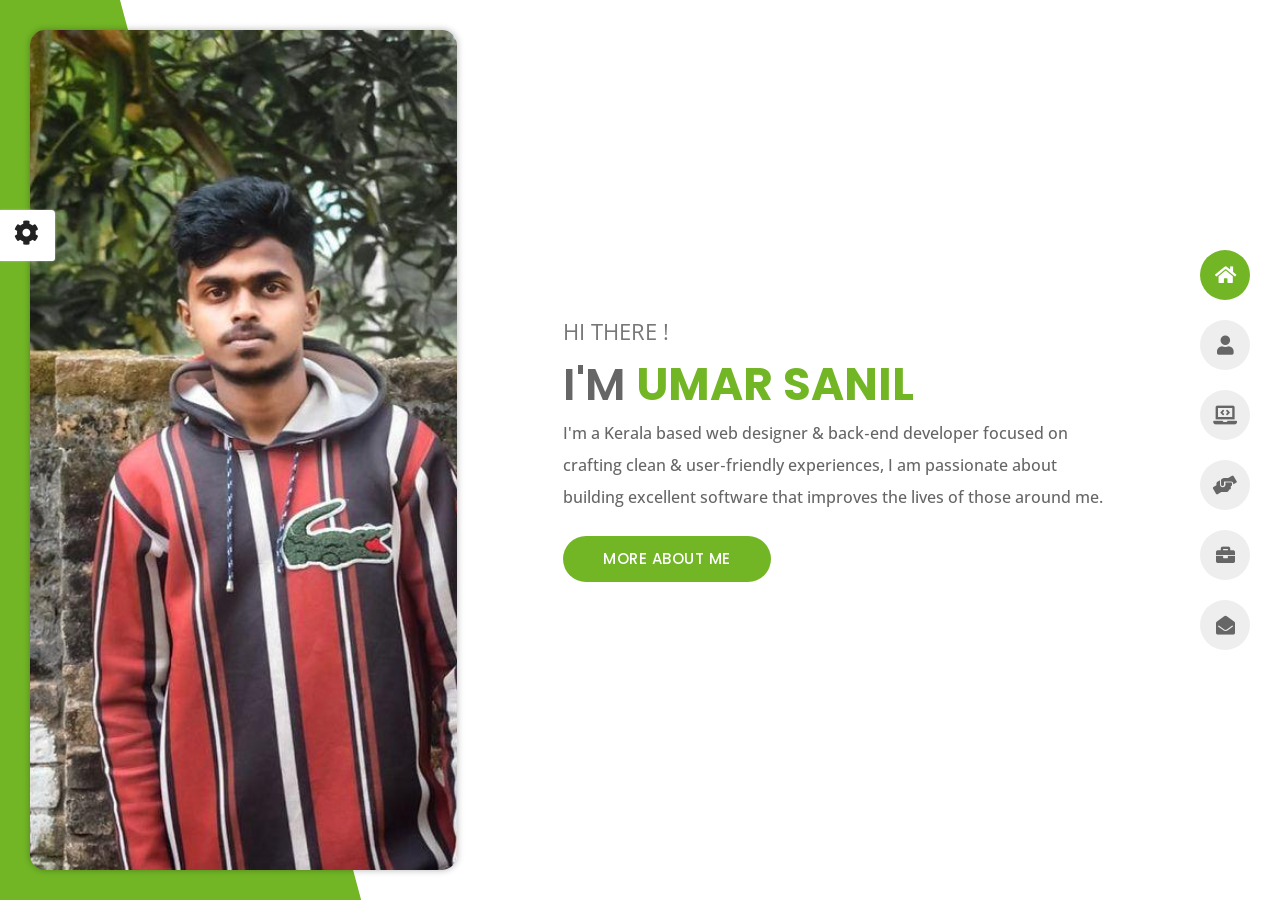
<file: index.html>
﻿<!DOCTYPE html>
<html lang="en">


<head>
    <meta charset="utf-8">
    <title>Umar Sanil</title>
    <meta name="viewport" content="width=device-width, initial-scale=1">

    <!-- Template Google Fonts -->
    <link href="https://fonts.googleapis.com/css?family=Poppins:400,400i,500,500i,600,600i,700,700i,800,800i,900,900i" rel="stylesheet">
    <link href="https://fonts.googleapis.com/css?family=Open+Sans:300,400,400i,600,600i,700" rel="stylesheet">

    <link rel="icon" href="img/new.png" type="image/gif" sizes="16x16">

    <!-- Template CSS Files -->
    <link href="css/bootstrap.min.css" rel="stylesheet">
    <link href="css/preloader.min.css" rel="stylesheet">
    <link href="css/circle.css" rel="stylesheet">
    <link href="css/font-awesome.min.css" rel="stylesheet">
    <link href="css/fm.revealator.jquery.min.css" rel="stylesheet">
    <link href="css/style.css" rel="stylesheet">
    <link rel="stylesheet" href="https://cdnjs.cloudflare.com/ajax/libs/font-awesome/5.15.1/css/all.min.css" integrity="sha512-+4zCK9k+qNFUR5X+cKL9EIR+ZOhtIloNl9GIKS57V1MyNsYpYcUrUeQc9vNfzsWfV28IaLL3i96P9sdNyeRssA==" crossorigin="anonymous" />
    
    <!-- CSS Skin File -->
    <link href="css/skins/green.css" rel="stylesheet">

    <!-- Live Style Switcher - demo only -->
    <link rel="alternate stylesheet" type="text/css" title="blue" href="css/skins/blue.css" />
    <link rel="alternate stylesheet" type="text/css" title="green" href="css/skins/green.css" />
    <link rel="alternate stylesheet" type="text/css" title="yellow" href="css/skins/yellow.css" />
    <link rel="alternate stylesheet" type="text/css" title="blueviolet" href="css/skins/blueviolet.css" />
    <link rel="alternate stylesheet" type="text/css" title="goldenrod" href="css/skins/goldenrod.css" />
    <link rel="alternate stylesheet" type="text/css" title="magenta" href="css/skins/magenta.css" />
    <link rel="alternate stylesheet" type="text/css" title="orange" href="css/skins/orange.css" />
    <link rel="alternate stylesheet" type="text/css" title="purple" href="css/skins/purple.css" />
    <link rel="alternate stylesheet" type="text/css" title="red" href="css/skins/red.css" />
    <link rel="alternate stylesheet" type="text/css" title="yellowgreen" href="css/skins/yellowgreen.css" />
    <link rel="stylesheet" type="text/css" href="css/styleswitcher.css" />

    <!-- Modernizr JS File -->
    <script src="js/modernizr.custom.js"></script>
</head>

<body class="home light">
<!-- Live Style Switcher Starts - demo only -->
<div id="switcher" class="">
    <div class="content-switcher">
        <h4>STYLE SWITCHER</h4>
        <ul>
            <li>
                <a href="#" onclick="setActiveStyleSheet('purple');" title="purple" class="color"><img src="img/styleswitcher/purple.png" alt="purple"/></a>
            </li>
            <li>
                <a href="#" onclick="setActiveStyleSheet('red');" title="red" class="color"><img src="img/styleswitcher/red.png" alt="red"/></a>
            </li>
            <li>
                <a href="#" onclick="setActiveStyleSheet('blueviolet');" title="blueviolet" class="color"><img src="img/styleswitcher/blueviolet.png" alt="blueviolet"/></a>
            </li>
            <li>
                <a href="#" onclick="setActiveStyleSheet('blue');" title="blue" class="color"><img src="img/styleswitcher/blue.png" alt="blue"/></a>
            </li>
            <li>
                <a href="#" onclick="setActiveStyleSheet('goldenrod');" title="goldenrod" class="color"><img src="img/styleswitcher/goldenrod.png" alt="goldenrod"/></a>
            </li>
            <li>
                <a href="#" onclick="setActiveStyleSheet('magenta');" title="magenta" class="color"><img src="img/styleswitcher/magenta.png" alt="magenta"/></a>
            </li>
            <li>
                <a href="#" onclick="setActiveStyleSheet('yellowgreen');" title="yellowgreen" class="color"><img src="img/styleswitcher/yellowgreen.png" alt="yellowgreen"/></a>
            </li>
            <li>
                <a href="#" onclick="setActiveStyleSheet('orange');" title="orange" class="color"><img src="img/styleswitcher/orange.png" alt="orange"/></a>
            </li>
            <li>
                <a href="#" onclick="setActiveStyleSheet('green');" title="green" class="color"><img src="img/styleswitcher/green.png" alt="green"/></a>
            </li>
            <li>
                <a href="#" onclick="setActiveStyleSheet('yellow');" title="yellow" class="color"><img src="img/styleswitcher/yellow.png" alt="yellow"/></a>
            </li>
        </ul>
        
        <div id="hideSwitcher">&times;</div>
    </div>
</div>
<div id="showSwitcher" class="styleSecondColor"><i class="fa fa-cog fa-spin"></i></div>
<!-- Live Style Switcher Ends - demo only -->
<!-- Header Starts -->
<header class="header" id="navbar-collapse-toggle">
    <!-- Fixed Navigation Starts -->
    <ul class="icon-menu d-none d-lg-block revealator-slideup revealator-once revealator-delay1">
        <li class="icon-box active">
            <i class="fa fa-home"></i>
            <a href="index.html">
                <h2>Home</h2>
            </a>
        </li>
        <li class="icon-box">
            <i class="fa fa-user"></i>
            <a href="about.html">
                <h2>About</h2>
            </a>
        </li>
        <li class="icon-box">
            <i class="fa fa-laptop-code"></i>
            <a href="skills.html">
                <h2>Skills</h2>
            </a>
        </li>
        <li class="icon-box">
            <i class="fa fa-hands-helping"></i>
            <a href="services.html">
                <h2>Services</h2>
            </a>
        </li>
        <li class="icon-box">
            <i class="fa fa-briefcase"></i>
            <a href="portfolio.html">
                <h2>Portfolio</h2>
            </a>
        </li>
        <li class="icon-box">
            <i class="fa fa-envelope-open"></i>
            <a href="contact.html">
                <h2>Contact</h2>
            </a>
        </li>
    </ul>
    <!-- Fixed Navigation Ends -->
    <!-- Mobile Menu Starts -->
    <nav role="navigation" class="d-block d-lg-none">
        <div id="menuToggle">
            <input type="checkbox" />
            <span></span>
            <span></span>
            <span></span>
            <ul class="list-unstyled" id="menu">
                <li class="active"><a href="index.html"><i class="fa fa-home"></i><span>Home</span></a></li>
                <li><a href="about.html"><i class="fa fa-user"></i><span>About</span></a></li>
                <li><a href="skills.html"><i class="fa fa-laptop-code"></i><span>Skills</span></a></li>
                <li><a href="services.html"><i class="fa fa-hands-helping"></i><span>Services</span></a></li>
                <li><a href="portfolio.html"><i class="fa fa-folder-open"></i><span>Portfolio</span></a></li>
                <li><a href="contact.html"><i class="fa fa-envelope-open"></i><span>Contact</span></a></li>
            </ul>
        </div>
    </nav>
    <!-- Mobile Menu Ends -->
</header>
<!-- Header Ends -->
<!-- Main Content Starts -->
<section class="container-fluid main-container container-home p-0 revealator-slideup revealator-once revealator-delay1">
    <div class="color-block d-none d-lg-block"></div>
    <div class="row home-details-container align-items-center">
        <div class="col-lg-4 bg position-fixed d-none d-lg-block"></div>
        <div class="col-12 col-lg-8 offset-lg-4 home-details text-left text-sm-center text-lg-left">
            <div>
                <img src="img/Cover-Image.jpg" class="img-fluid main-img-mobile d-none d-sm-block d-lg-none" alt="my picture" />
                <h6 class="text-uppercase open-sans-font mb-0 d-block d-sm-none d-lg-block">hi there !</h6>
                <h1 class="text-uppercase poppins-font"><span>I'm</span> Umar Sanil</h1>
                <p class="open-sans-font">I'm a Kerala based web designer & back‑end developer focused on crafting clean & user‑friendly experiences, I am passionate about building excellent software that improves the lives of those around me.</p>
                <a href="about.html" class="btn btn-about">more about me</a>
            </div>
        </div>
    </div>
</section>
<!-- Main Content Ends -->

<!-- Template JS Files -->
<script src="js/jquery-3.5.0.min.js"></script>
<script src="js/styleswitcher.js"></script>
<script src="js/preloader.min.js"></script>
<script src="js/fm.revealator.jquery.min.js"></script>
<script src="js/imagesloaded.pkgd.min.js"></script>
<script src="js/masonry.pkgd.min.js"></script>
<script src="js/classie.js"></script>
<script src="js/cbpGridGallery.js"></script>
<script src="js/jquery.hoverdir.js"></script>
<script src="js/popper.min.js"></script>
<script src="js/bootstrap.js"></script>
<script src="js/custom.js"></script>

</body>



</html>
</file>
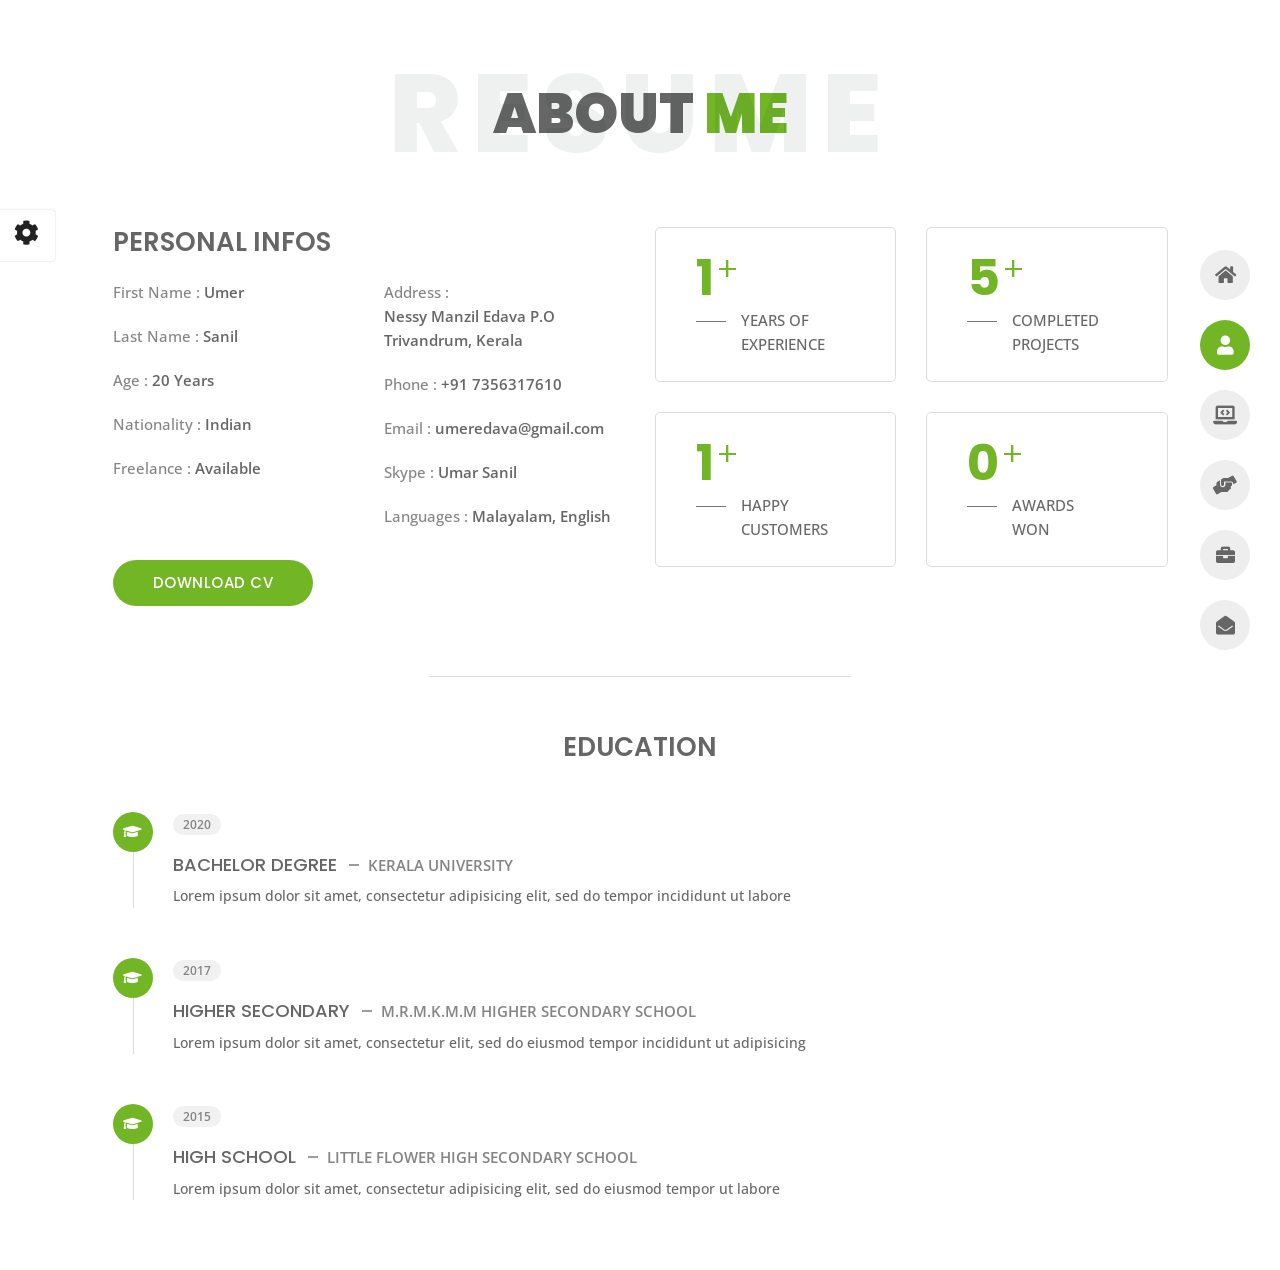
<file: about.html>
<!DOCTYPE html>
<html lang="en">


<head>
    <meta charset="utf-8">
    <title>About - Umar Sanil</title>
    <meta name="viewport" content="width=device-width, initial-scale=1">

    <link rel="icon" href="img/new.png" type="image/gif" sizes="16x16">
    <!-- Template Google Fonts -->
    <link href="https://fonts.googleapis.com/css?family=Poppins:400,400i,500,500i,600,600i,700,700i,800,800i,900,900i" rel="stylesheet">
    <link href="https://fonts.googleapis.com/css?family=Open+Sans:300,400,400i,600,600i,700" rel="stylesheet">

    <!-- Template CSS Files -->
    <link href="css/bootstrap.min.css" rel="stylesheet">
    <link href="css/preloader.min.css" rel="stylesheet">
    <link href="css/circle.css" rel="stylesheet">
    <link href="css/font-awesome.min.css" rel="stylesheet">
    <link href="css/fm.revealator.jquery.min.css" rel="stylesheet">
    <link href="css/style.css" rel="stylesheet">
    <link rel="stylesheet" href="https://cdnjs.cloudflare.com/ajax/libs/font-awesome/5.15.1/css/all.min.css" integrity="sha512-+4zCK9k+qNFUR5X+cKL9EIR+ZOhtIloNl9GIKS57V1MyNsYpYcUrUeQc9vNfzsWfV28IaLL3i96P9sdNyeRssA==" crossorigin="anonymous" />

    <!-- CSS Skin File -->
    <link href="css/skins/green.css" rel="stylesheet">

    <!-- Live Style Switcher - demo only -->
    <link rel="alternate stylesheet" type="text/css" title="blue" href="css/skins/blue.css" />
    <link rel="alternate stylesheet" type="text/css" title="green" href="css/skins/green.css" />
    <link rel="alternate stylesheet" type="text/css" title="yellow" href="css/skins/yellow.css" />
    <link rel="alternate stylesheet" type="text/css" title="blueviolet" href="css/skins/blueviolet.css" />
    <link rel="alternate stylesheet" type="text/css" title="goldenrod" href="css/skins/goldenrod.css" />
    <link rel="alternate stylesheet" type="text/css" title="magenta" href="css/skins/magenta.css" />
    <link rel="alternate stylesheet" type="text/css" title="orange" href="css/skins/orange.css" />
    <link rel="alternate stylesheet" type="text/css" title="purple" href="css/skins/purple.css" />
    <link rel="alternate stylesheet" type="text/css" title="red" href="css/skins/red.css" />
    <link rel="alternate stylesheet" type="text/css" title="yellowgreen" href="css/skins/yellowgreen.css" />
    <link rel="stylesheet" type="text/css" href="css/styleswitcher.css" />

    <!-- Modernizr JS File -->
    <script src="js/modernizr.custom.js"></script>
</head>

<body class="about light">
<!-- Live Style Switcher Starts - demo only -->
<div id="switcher" class="">
    <div class="content-switcher">
        <h4>STYLE SWITCHER</h4>
        <ul>
            <li>
                <a href="#" onclick="setActiveStyleSheet('purple');" title="purple" class="color"><img src="img/styleswitcher/purple.png" alt="purple"/></a>
            </li>
            <li>
                <a href="#" onclick="setActiveStyleSheet('red');" title="red" class="color"><img src="img/styleswitcher/red.png" alt="red"/></a>
            </li>
            <li>
                <a href="#" onclick="setActiveStyleSheet('blueviolet');" title="blueviolet" class="color"><img src="img/styleswitcher/blueviolet.png" alt="blueviolet"/></a>
            </li>
            <li>
                <a href="#" onclick="setActiveStyleSheet('blue');" title="blue" class="color"><img src="img/styleswitcher/blue.png" alt="blue"/></a>
            </li>
            <li>
                <a href="#" onclick="setActiveStyleSheet('goldenrod');" title="goldenrod" class="color"><img src="img/styleswitcher/goldenrod.png" alt="goldenrod"/></a>
            </li>
            <li>
                <a href="#" onclick="setActiveStyleSheet('magenta');" title="magenta" class="color"><img src="img/styleswitcher/magenta.png" alt="magenta"/></a>
            </li>
            <li>
                <a href="#" onclick="setActiveStyleSheet('yellowgreen');" title="yellowgreen" class="color"><img src="img/styleswitcher/yellowgreen.png" alt="yellowgreen"/></a>
            </li>
            <li>
                <a href="#" onclick="setActiveStyleSheet('orange');" title="orange" class="color"><img src="img/styleswitcher/orange.png" alt="orange"/></a>
            </li>
            <li>
                <a href="#" onclick="setActiveStyleSheet('green');" title="green" class="color"><img src="img/styleswitcher/green.png" alt="green"/></a>
            </li>
            <li>
                <a href="#" onclick="setActiveStyleSheet('yellow');" title="yellow" class="color"><img src="img/styleswitcher/yellow.png" alt="yellow"/></a>
            </li>
        </ul>

        
        <div id="hideSwitcher">&times;</div>
    </div>
</div>
<div id="showSwitcher" class="styleSecondColor"><i class="fa fa-cog fa-spin"></i></div>
<!-- Live Style Switcher Ends - demo only -->
<!-- Header Starts -->
<header class="header" id="navbar-collapse-toggle">
    <!-- Fixed Navigation Starts -->
    <ul class="icon-menu d-none d-lg-block revealator-slideup revealator-once revealator-delay1">
        <li class="icon-box">
            <i class="fa fa-home"></i>
            <a href="index.html">
                <h2>Home</h2>
            </a>
        </li>
        <li class="icon-box active">
            <i class="fa fa-user"></i>
            <a href="about.html">
                <h2>About</h2>
            </a>
        </li>
        <li class="icon-box">
            <i class="fa fa-laptop-code"></i>
            <a href="skills.html">
                <h2>Skills</h2>
            </a>
        </li>
        <li class="icon-box">
            <i class="fa fa-hands-helping"></i>
            <a href="services.html">
                <h2>Services</h2>
            </a>
        </li>
        <li class="icon-box">
            <i class="fa fa-briefcase"></i>
            <a href="portfolio.html">
                <h2>Portfolio</h2>
            </a>
        </li>
        <li class="icon-box">
            <i class="fa fa-envelope-open"></i>
            <a href="contact.html">
                <h2>Contact</h2>
            </a>
        </li>
    </ul>
    <!-- Fixed Navigation Ends -->
    <!-- Mobile Menu Starts -->
    <nav role="navigation" class="d-block d-lg-none">
        <div id="menuToggle">
            <input type="checkbox" />
            <span></span>
            <span></span>
            <span></span>
            <ul class="list-unstyled" id="menu">
                <li><a href="index.html"><i class="fa fa-home"></i><span>Home</span></a></li>
                <li class="active"><a href="about.html"><i class="fa fa-user"></i><span>About</span></a></li>
                <li><a href="skills.html"><i class="fa fa-laptop-code"></i><span>Skills</span></a></li>
                <li><a href="services.html"><i class="fa fa-hands-helping"></i><span>Services</span></a></li>
                <li><a href="portfolio.html"><i class="fa fa-folder-open"></i><span>Portfolio</span></a></li>
                <li><a href="contact.html"><i class="fa fa-envelope-open"></i><span>Contact</span></a></li>
            </ul>
        </div>
    </nav>
    <!-- Mobile Menu Ends -->
</header>
<!-- Header Ends -->
<!-- Page Title Starts -->
<section class="title-section text-left text-sm-center revealator-slideup revealator-once revealator-delay1">
    <h1>ABOUT <span>ME</span></h1>
    <span class="title-bg">Resume</span>
</section>
<!-- Page Title Ends -->
<!-- Main Content Starts -->
<section class="main-content revealator-slideup revealator-once revealator-delay1">
    <div class="container">
        <div class="row">
            <!-- Personal Info Starts -->
            <div class="col-12 col-lg-5 col-xl-6">
                <div class="row">
                    <div class="col-12">
                        <h3 class="text-uppercase custom-title mb-0 ft-wt-600">personal infos</h3>
                    </div>
                    <div class="col-12 d-block d-sm-none">
                        <img src="img/img-mobile-light.png" class="img-fluid main-img-mobile" alt="my picture" />
                    </div>
                    <div class="col-6">
                        <ul class="about-list list-unstyled open-sans-font">
                            <li> <span class="title">first name :</span> <span class="value d-block d-sm-inline-block d-lg-block d-xl-inline-block">Umer</span> </li>
                            <li> <span class="title">last name :</span> <span class="value d-block d-sm-inline-block d-lg-block d-xl-inline-block">Sanil</span> </li>
                            <li> <span class="title">Age :</span> <span class="value d-block d-sm-inline-block d-lg-block d-xl-inline-block">20 Years</span> </li>
                            <li> <span class="title">Nationality :</span> <span class="value d-block d-sm-inline-block d-lg-block d-xl-inline-block">Indian</span> </li>
                            <li> <span class="title">Freelance :</span> <span class="value d-block d-sm-inline-block d-lg-block d-xl-inline-block">Available</span> </li>
                        </ul>
                    </div>
                    <div class="col-6">
                        <ul class="about-list list-unstyled open-sans-font">
                            <li> <span class="title">Address :</span> <span class="value d-block d-sm-inline-block d-lg-block d-xl-inline-block">Nessy Manzil Edava P.O Trivandrum, Kerala</span> </li>
                            <li> <span class="title">phone :</span> <span class="value d-block d-sm-inline-block d-lg-block d-xl-inline-block">+91 7356317610</span> </li>
                            <li> <span class="title">Email :</span> <span class="value d-block d-sm-inline-block d-lg-block d-xl-inline-block">umeredava@gmail.com</span> </li>
                            <li> <span class="title">Skype :</span> <span class="value d-block d-sm-inline-block d-lg-block d-xl-inline-block">Umar Sanil</span> </li>
                            <li> <span class="title">languages :</span> <span class="value d-block d-sm-inline-block d-lg-block d-xl-inline-block">Malayalam, English</span> </li>
                        </ul>
                    </div>
                    <div class="col-12 mt-3">
                        <a href="about.html" class="btn btn-download">Download CV</a>
                    </div>
                </div>
            </div>
            <!-- Personal Info Ends -->
            <!-- Boxes Starts -->
            <div class="col-12 col-lg-7 col-xl-6 mt-5 mt-lg-0">
                <div class="row">
                    <div class="col-6">
                        <div class="box-stats with-margin">
                            <h3 class="poppins-font position-relative">1</h3>
                            <p class="open-sans-font m-0 position-relative text-uppercase">years of <span class="d-block">experience</span></p>
                        </div>
                    </div>
                    <div class="col-6">
                        <div class="box-stats with-margin">
                            <h3 class="poppins-font position-relative">5</h3>
                            <p class="open-sans-font m-0 position-relative text-uppercase">completed <span class="d-block">projects</span></p>
                        </div>
                    </div>
                    <div class="col-6">
                        <div class="box-stats">
                            <h3 class="poppins-font position-relative">1</h3>
                            <p class="open-sans-font m-0 position-relative text-uppercase">Happy<span class="d-block">customers</span></p>
                        </div>
                    </div>
                    <div class="col-6">
                        <div class="box-stats">
                            <h3 class="poppins-font position-relative">0</h3>
                            <p class="open-sans-font m-0 position-relative text-uppercase">awards <span class="d-block">won</span></p>
                        </div>
                    </div>
                </div>
            </div>
            <!-- Boxes Ends -->
        </div>
        <hr class="separator">
                
        <!-- Education Starts -->
        <div class="row">
            <div class="col-12">
                <h3 class="text-uppercase pb-5 mb-0 text-left text-sm-center custom-title ft-wt-600">Education</h3>
            </div>
            <div class="col-lg-12 m-15px-tb">
                <div class="resume-box">
                    <ul>
                        <li>
                            <div class="icon">
                                <i class="fa fa-graduation-cap"></i>
                            </div>
                            <span class="time open-sans-font text-uppercase">2020</span>
                            <h5 class="poppins-font text-uppercase">Bachelor Degree <span class="place open-sans-font">Kerala University</span></h5>
                            <p class="open-sans-font">Lorem ipsum dolor sit amet, consectetur adipisicing elit, sed do tempor incididunt ut labore</p>
                        </li>
                        <li>
                            <div class="icon">
                                <i class="fa fa-graduation-cap"></i>
                            </div>
                            <span class="time open-sans-font text-uppercase">2017</span>
                            <h5 class="poppins-font text-uppercase">Higher Secondary <span class="place open-sans-font">M.R.M.K.M.M Higher Secondary School</span></h5>
                            <p class="open-sans-font">Lorem ipsum dolor sit amet, consectetur elit, sed do eiusmod tempor incididunt ut adipisicing</p>
                        </li>
                        <li>
                            <div class="icon">
                                <i class="fa fa-graduation-cap"></i>
                            </div>
                            <span class="time open-sans-font text-uppercase">2015</span>
                            <h5 class="poppins-font text-uppercase">High School <span class="place open-sans-font">Little Flower High Secondary School</span></h5>
                            <p class="open-sans-font">Lorem ipsum dolor sit amet, consectetur adipisicing elit, sed do eiusmod tempor ut labore</p>
                        </li>
                    </ul>
                </div>
            </div>
        </div>
        <!-- Experience & Education Ends -->
    </div>
</section>
<!-- Main Content Ends -->

<!-- Template JS Files -->
<script src="js/jquery-3.5.0.min.js"></script>
<script src="js/styleswitcher.js"></script>
<script src="js/preloader.min.js"></script>
<script src="js/fm.revealator.jquery.min.js"></script>
<script src="js/imagesloaded.pkgd.min.js"></script>
<script src="js/masonry.pkgd.min.js"></script>
<script src="js/classie.js"></script>
<script src="js/cbpGridGallery.js"></script>
<script src="js/jquery.hoverdir.js"></script>
<script src="js/popper.min.js"></script>
<script src="js/bootstrap.js"></script>
<script src="js/custom.js"></script>

</body>


<!-- Mirrored from slimhamdi.net/tunis/light/about.html by HTTrack Website Copier/3.x [XR&CO'2014], Tue, 22 Dec 2020 09:54:58 GMT -->
</html>
</file>
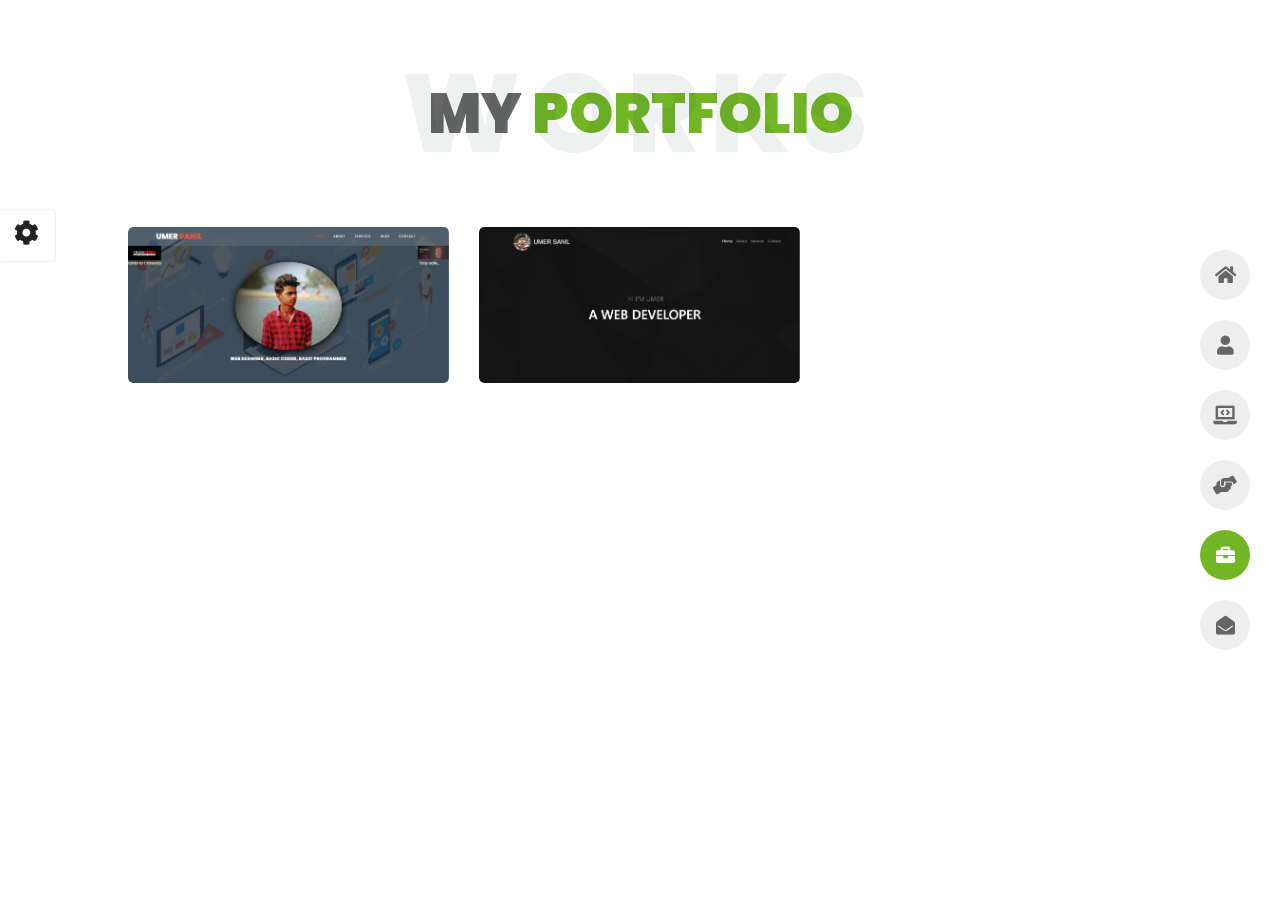
<file: portfolio.html>
<!DOCTYPE html>
<html lang="en">


<head>
    <meta charset="utf-8">
    <title>Portfolio - Umar Sanil</title>
    <meta name="viewport" content="width=device-width, initial-scale=1">

    <link rel="icon" href="img/new.png" type="image/gif" sizes="16x16">
    <!-- Template Google Fonts -->
    <link href="https://fonts.googleapis.com/css?family=Poppins:400,400i,500,500i,600,600i,700,700i,800,800i,900,900i" rel="stylesheet">
    <link href="https://fonts.googleapis.com/css?family=Open+Sans:300,400,400i,600,600i,700" rel="stylesheet">

    <!-- Template CSS Files -->
    <link href="css/bootstrap.min.css" rel="stylesheet">
    <link href="css/preloader.min.css" rel="stylesheet">
    <link href="css/circle.css" rel="stylesheet">
    <link href="css/font-awesome.min.css" rel="stylesheet">
    <link href="css/fm.revealator.jquery.min.css" rel="stylesheet">
    <link href="css/style.css" rel="stylesheet">
    <link rel="stylesheet" href="https://cdnjs.cloudflare.com/ajax/libs/font-awesome/5.15.1/css/all.min.css" integrity="sha512-+4zCK9k+qNFUR5X+cKL9EIR+ZOhtIloNl9GIKS57V1MyNsYpYcUrUeQc9vNfzsWfV28IaLL3i96P9sdNyeRssA==" crossorigin="anonymous" />

    <!-- CSS Skin File -->
    <link href="css/skins/green.css" rel="stylesheet">

    <!-- Live Style Switcher - demo only -->
    <link rel="alternate stylesheet" type="text/css" title="blue" href="css/skins/blue.css" />
    <link rel="alternate stylesheet" type="text/css" title="green" href="css/skins/green.css" />
    <link rel="alternate stylesheet" type="text/css" title="yellow" href="css/skins/yellow.css" />
    <link rel="alternate stylesheet" type="text/css" title="blueviolet" href="css/skins/blueviolet.css" />
    <link rel="alternate stylesheet" type="text/css" title="goldenrod" href="css/skins/goldenrod.css" />
    <link rel="alternate stylesheet" type="text/css" title="magenta" href="css/skins/magenta.css" />
    <link rel="alternate stylesheet" type="text/css" title="orange" href="css/skins/orange.css" />
    <link rel="alternate stylesheet" type="text/css" title="purple" href="css/skins/purple.css" />
    <link rel="alternate stylesheet" type="text/css" title="red" href="css/skins/red.css" />
    <link rel="alternate stylesheet" type="text/css" title="yellowgreen" href="css/skins/yellowgreen.css" />
    <link rel="stylesheet" type="text/css" href="css/styleswitcher.css" />

    <!-- Modernizr JS File -->
    <script src="js/modernizr.custom.js"></script>
</head>

<body class="portfolio light">
<!-- Live Style Switcher Starts - demo only -->
<div id="switcher" class="">
    <div class="content-switcher">
        <h4>STYLE SWITCHER</h4>
        <ul>
            <li>
                <a href="#" onclick="setActiveStyleSheet('purple');" title="purple" class="color"><img src="img/styleswitcher/purple.png" alt="purple"/></a>
            </li>
            <li>
                <a href="#" onclick="setActiveStyleSheet('red');" title="red" class="color"><img src="img/styleswitcher/red.png" alt="red"/></a>
            </li>
            <li>
                <a href="#" onclick="setActiveStyleSheet('blueviolet');" title="blueviolet" class="color"><img src="img/styleswitcher/blueviolet.png" alt="blueviolet"/></a>
            </li>
            <li>
                <a href="#" onclick="setActiveStyleSheet('blue');" title="blue" class="color"><img src="img/styleswitcher/blue.png" alt="blue"/></a>
            </li>
            <li>
                <a href="#" onclick="setActiveStyleSheet('goldenrod');" title="goldenrod" class="color"><img src="img/styleswitcher/goldenrod.png" alt="goldenrod"/></a>
            </li>
            <li>
                <a href="#" onclick="setActiveStyleSheet('magenta');" title="magenta" class="color"><img src="img/styleswitcher/magenta.png" alt="magenta"/></a>
            </li>
            <li>
                <a href="#" onclick="setActiveStyleSheet('yellowgreen');" title="yellowgreen" class="color"><img src="img/styleswitcher/yellowgreen.png" alt="yellowgreen"/></a>
            </li>
            <li>
                <a href="#" onclick="setActiveStyleSheet('orange');" title="orange" class="color"><img src="img/styleswitcher/orange.png" alt="orange"/></a>
            </li>
            <li>
                <a href="#" onclick="setActiveStyleSheet('green');" title="green" class="color"><img src="img/styleswitcher/green.png" alt="green"/></a>
            </li>
            <li>
                <a href="#" onclick="setActiveStyleSheet('yellow');" title="yellow" class="color"><img src="img/styleswitcher/yellow.png" alt="yellow"/></a>
            </li>
        </ul>

        <div id="hideSwitcher">&times;</div>
    </div>
</div>
<div id="showSwitcher" class="styleSecondColor"><i class="fa fa-cog fa-spin"></i></div>
<!-- Live Style Switcher Ends - demo only -->
<!-- Header Starts -->
<header class="header" id="navbar-collapse-toggle">
    <!-- Fixed Navigation Starts -->
    <ul class="icon-menu d-none d-lg-block revealator-slideup revealator-once revealator-delay1">
        <li class="icon-box">
            <i class="fa fa-home"></i>
            <a href="index.html">
                <h2>Home</h2>
            </a>
        </li>
        <li class="icon-box">
            <i class="fa fa-user"></i>
            <a href="about.html">
                <h2>About</h2>
            </a>
        </li>
        <li class="icon-box">
            <i class="fa fa-laptop-code"></i>
            <a href="skills.html">
                <h2>Skills</h2>
            </a>
        </li>
        <li class="icon-box">
            <i class="fa fa-hands-helping"></i>
            <a href="services.html">
                <h2>Services</h2>
            </a>
        </li>
        <li class="icon-box active">
            <i class="fa fa-briefcase"></i>
            <a href="portfolio.html">
                <h2>Portfolio</h2>
            </a>
        </li>
        <li class="icon-box">
            <i class="fa fa-envelope-open"></i>
            <a href="contact.html">
                <h2>Contact</h2>
            </a>
        </li>
    </ul>
    <!-- Fixed Navigation Ends -->
    <!-- Mobile Menu Starts -->
    <nav role="navigation" class="d-block d-lg-none">
        <div id="menuToggle">
            <input type="checkbox" />
            <span></span>
            <span></span>
            <span></span>
            <ul class="list-unstyled" id="menu">
                <li><a href="index.html"><i class="fa fa-home"></i><span>Home</span></a></li>
                <li><a href="about.html"><i class="fa fa-user"></i><span>About</span></a></li>
                <li><a href="skills.html"><i class="fa fa-laptop-code"></i><span>Skills</span></a></li>
                <li><a href="services.html"><i class="fa fa-hands-helping"></i><span>Services</span></a></li>
                <li class="active"><a href="portfolio.html"><i class="fa fa-folder-open"></i><span>Portfolio</span></a></li>
                <li><a href="contact.html"><i class="fa fa-envelope-open"></i><span>Contact</span></a></li>
            </ul>
        </div>
    </nav>
    <!-- Mobile Menu Ends -->
</header>
<!-- Header Ends -->
<!-- Page Title Starts -->
<section class="title-section text-left text-sm-center revealator-slideup revealator-once revealator-delay1">
    <h1>my <span>portfolio</span></h1>
    <span class="title-bg">works</span>
</section>
<!-- Page Title Ends -->
<!-- Main Content Starts -->
<section class="main-content text-center revealator-slideup revealator-once revealator-delay1">
    <div id="grid-gallery" class="container grid-gallery">
        <!-- Portfolio Grid Starts -->
        <section class="grid-wrap">
            <ul class="row grid">
                <!-- Portfolio Item Starts -->
                <li>
                    <figure>
                        <img src="img/projects/First website cover photo.PNG" alt="Portolio Image" />
                        <div><span>Personal Website Project</span></div>
                    </figure>
                </li>
                <!-- Portfolio Item Ends -->
                <!-- Portfolio Item Starts -->
                <li>
                    <figure>
                        <img src="img/projects/Second Website cover photo.PNG" alt="Portolio Image" />
                        <div><span>Personal Website Project</span></div>
                    </figure>
                </li>
                <!-- Portfolio Item Ends -->
                </ul>
        </section>
        <!-- Portfolio Grid Ends -->
        <!-- Portfolio Details Starts -->
        <section class="slideshow">
            <ul>
                <!-- Portfolio Item Detail Starts -->
                <li>
                    <figure>
                        <!-- Project Details Starts -->
                        <figcaption>
                            <h3>Personal Website Project</h3>
                            <div class="row open-sans-font">
                                <div class="col-12 col-sm-6 mb-2">
                                    <i class="fa fa-file-text-o pr-2"></i><span class="project-label">Project </span>: <span class="ft-wt-600 uppercase">Website</span>
                                </div>
                                <div class="col-12 col-sm-6 mb-2">
                                    <i class="fa fa-user-o pr-2"></i><span class="project-label">Client </span>: <span class="ft-wt-600 uppercase"></span>
                                </div>
                                <div class="col-12 col-sm-6 mb-2">
                                    <i class="fa fa-code pr-2"></i><span class="project-label">Langages </span>: <span class="ft-wt-600 uppercase">HTML, CSS, Javascript, Bootstrap</span>
                                </div>
                                <div class="col-12 col-sm-6 mb-2">
                                    <i class="fa fa-external-link pr-2"></i><span class="project-label">Preview </span>: <span class="ft-wt-600 uppercase"><a href="http://umarsanil.cf/" target="_blank">www.umarsanil.cf</a></span>
                                </div>
                            </div>
                        </figcaption>
                        <!-- Project Details Ends -->
                        <!-- Main Project Content Starts -->
                        <img src="img/projects/First website cover photo.PNG" alt="Portolio Image" />
                        <!-- Main Project Content Ends -->
                    </figure>
                </li>
                <!-- Portfolio Item Detail Ends -->
                <!-- Portfolio Item Detail Starts -->
                <li>
                    <figure>
                        <!-- Project Details Starts -->
                        <figcaption>
                            <h3>Personal Website Project</h3>
                            <div class="row open-sans-font">
                                <div class="col-6 mb-2">
                                    <i class="fa fa-file-text-o pr-2"></i><span class="project-label">Project </span>: <span class="ft-wt-600 uppercase">Personal Website</span>
                                </div>
                                <div class="col-6 mb-2">
                                    <i class="fa fa-user-o pr-2"></i><span class="project-label">Client </span>: <span class="ft-wt-600 uppercase"></span>
                                </div>
                                <div class="col-6 mb-2">
                                    <i class="fa fa-code pr-2"></i><span class="project-label">Langages </span>: <span class="ft-wt-600 uppercase">HTML, CSS, Javascript, Bootstrap</span>
                                </div>
                                <div class="col-6 mb-2">
                                    <i class="fa fa-external-link pr-2"></i><span class="project-label">Preview </span>: <span class="ft-wt-600 uppercase"><a href="https://umeredava.github.io/NewPersonalWebsite/" target="_blank">https://umeredava.github.io/NewPersonalWebsite/</a></span>
                                </div>
                            </div>
                        </figcaption>
                        <!-- Project Details Ends -->
                        <!-- Main Project Content Starts -->
                        <img src="img/projects/Second Website cover photo.PNG" alt="Portolio Image" />
                        <!-- Main Project Content Ends -->
                    </figure>
                </li>
                <!-- Portfolio Item Detail Ends -->
            </ul>
            <!-- Portfolio Navigation Starts -->
            <nav>
                <span class="icon nav-prev"><img src="img/projects/navigation/left-arrow-light.png" alt="previous"></span>
                <span class="icon nav-next"><img src="img/projects/navigation/right-arrow-light.png" alt="next"></span>
                <span class="nav-close"><img src="img/projects/navigation/close-button-light.png" alt="close"> </span>
            </nav>
            <!-- Portfolio Navigation Ends -->
        </section>
    </div>
</section>
<!-- Main Content Ends -->

<!-- Template JS Files -->
<script src="js/jquery-3.5.0.min.js"></script>
<script src="js/styleswitcher.js"></script>
<script src="js/preloader.min.js"></script>
<script src="js/fm.revealator.jquery.min.js"></script>
<script src="js/imagesloaded.pkgd.min.js"></script>
<script src="js/masonry.pkgd.min.js"></script>
<script src="js/classie.js"></script>
<script src="js/cbpGridGallery.js"></script>
<script src="js/jquery.hoverdir.js"></script>
<script src="js/popper.min.js"></script>
<script src="js/bootstrap.js"></script>
<script src="js/custom.js"></script>

</body>


</html>
</file>
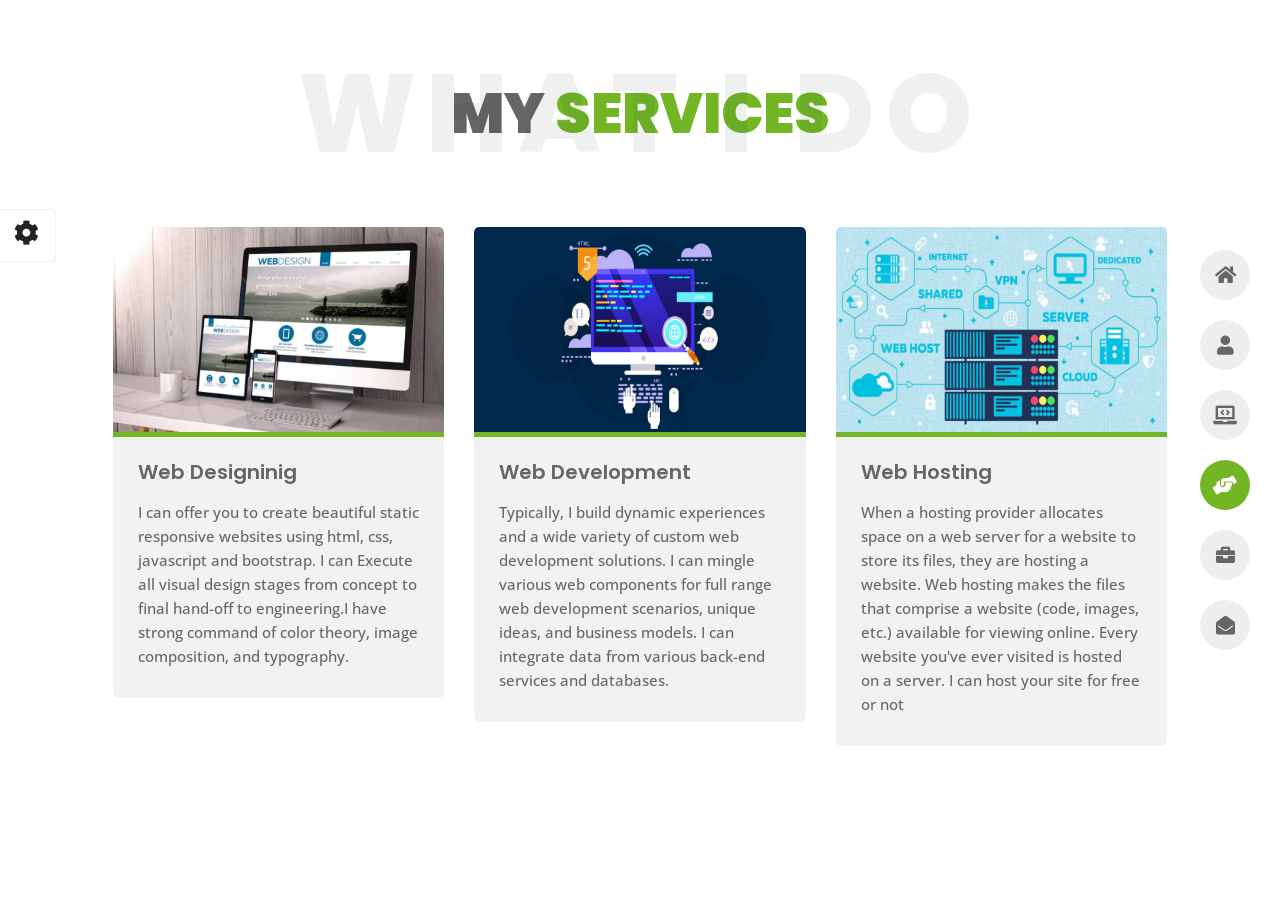
<file: services.html>
﻿<!DOCTYPE html>
<html lang="en">


<head>
    <meta charset="utf-8">
    <title>Blog - Umar Sanil</title>
    <meta name="viewport" content="width=device-width, initial-scale=1">

    <link rel="icon" href="img/new.png" type="image/gif" sizes="16x16">
    <!-- Template Google Fonts -->
    <link href="https://fonts.googleapis.com/css?family=Poppins:400,400i,500,500i,600,600i,700,700i,800,800i,900,900i" rel="stylesheet">
    <link href="https://fonts.googleapis.com/css?family=Open+Sans:300,400,400i,600,600i,700" rel="stylesheet">

    <!-- Template CSS Files -->
    <link href="css/bootstrap.min.css" rel="stylesheet">
    <link href="css/preloader.min.css" rel="stylesheet">
    <link href="css/circle.css" rel="stylesheet">
    <link href="css/font-awesome.min.css" rel="stylesheet">
    <link href="css/fm.revealator.jquery.min.css" rel="stylesheet">
    <link href="css/style.css" rel="stylesheet">
    <link rel="stylesheet" href="https://cdnjs.cloudflare.com/ajax/libs/font-awesome/5.15.1/css/all.min.css" integrity="sha512-+4zCK9k+qNFUR5X+cKL9EIR+ZOhtIloNl9GIKS57V1MyNsYpYcUrUeQc9vNfzsWfV28IaLL3i96P9sdNyeRssA==" crossorigin="anonymous" />

    <!-- CSS Skin File -->
    <link href="css/skins/green.css" rel="stylesheet">

    <!-- Live Style Switcher - demo only -->
    <link rel="alternate stylesheet" type="text/css" title="blue" href="css/skins/blue.css" />
    <link rel="alternate stylesheet" type="text/css" title="green" href="css/skins/green.css" />
    <link rel="alternate stylesheet" type="text/css" title="yellow" href="css/skins/yellow.css" />
    <link rel="alternate stylesheet" type="text/css" title="blueviolet" href="css/skins/blueviolet.css" />
    <link rel="alternate stylesheet" type="text/css" title="goldenrod" href="css/skins/goldenrod.css" />
    <link rel="alternate stylesheet" type="text/css" title="magenta" href="css/skins/magenta.css" />
    <link rel="alternate stylesheet" type="text/css" title="orange" href="css/skins/orange.css" />
    <link rel="alternate stylesheet" type="text/css" title="purple" href="css/skins/purple.css" />
    <link rel="alternate stylesheet" type="text/css" title="red" href="css/skins/red.css" />
    <link rel="alternate stylesheet" type="text/css" title="yellowgreen" href="css/skins/yellowgreen.css" />
    <link rel="stylesheet" type="text/css" href="css/styleswitcher.css" />

    <!-- Modernizr JS File -->
    <script src="js/modernizr.custom.js"></script>
</head>

<body class="blog light">
<!-- Live Style Switcher Starts - demo only -->
<div id="switcher" class="">
    <div class="content-switcher">
        <h4>STYLE SWITCHER</h4>
        <ul>
            <li>
                <a href="#" onclick="setActiveStyleSheet('purple');" title="purple" class="color"><img src="img/styleswitcher/purple.png" alt="purple"/></a>
            </li>
            <li>
                <a href="#" onclick="setActiveStyleSheet('red');" title="red" class="color"><img src="img/styleswitcher/red.png" alt="red"/></a>
            </li>
            <li>
                <a href="#" onclick="setActiveStyleSheet('blueviolet');" title="blueviolet" class="color"><img src="img/styleswitcher/blueviolet.png" alt="blueviolet"/></a>
            </li>
            <li>
                <a href="#" onclick="setActiveStyleSheet('blue');" title="blue" class="color"><img src="img/styleswitcher/blue.png" alt="blue"/></a>
            </li>
            <li>
                <a href="#" onclick="setActiveStyleSheet('goldenrod');" title="goldenrod" class="color"><img src="img/styleswitcher/goldenrod.png" alt="goldenrod"/></a>
            </li>
            <li>
                <a href="#" onclick="setActiveStyleSheet('magenta');" title="magenta" class="color"><img src="img/styleswitcher/magenta.png" alt="magenta"/></a>
            </li>
            <li>
                <a href="#" onclick="setActiveStyleSheet('yellowgreen');" title="yellowgreen" class="color"><img src="img/styleswitcher/yellowgreen.png" alt="yellowgreen"/></a>
            </li>
            <li>
                <a href="#" onclick="setActiveStyleSheet('orange');" title="orange" class="color"><img src="img/styleswitcher/orange.png" alt="orange"/></a>
            </li>
            <li>
                <a href="#" onclick="setActiveStyleSheet('green');" title="green" class="color"><img src="img/styleswitcher/green.png" alt="green"/></a>
            </li>
            <li>
                <a href="#" onclick="setActiveStyleSheet('yellow');" title="yellow" class="color"><img src="img/styleswitcher/yellow.png" alt="yellow"/></a>
            </li>
        </ul>

        <div id="hideSwitcher">&times;</div>
    </div>
</div>
<div id="showSwitcher" class="styleSecondColor"><i class="fa fa-cog fa-spin"></i></div>
<!-- Live Style Switcher Ends - demo only -->
<!-- Header Starts -->
<header class="header" id="navbar-collapse-toggle">
    <!-- Fixed Navigation Starts -->
    <ul class="icon-menu d-none d-lg-block revealator-slideup revealator-once revealator-delay1">
        <li class="icon-box">
            <i class="fa fa-home"></i>
            <a href="index.html">
                <h2>Home</h2>
            </a>
        </li>
        <li class="icon-box">
            <i class="fa fa-user"></i>
            <a href="about.html">
                <h2>About</h2>
            </a>
        </li>
        <li class="icon-box">
            <i class="fa fa-laptop-code"></i>
            <a href="skills.html">
                <h2>Skills</h2>
            </a>
        </li>
        <li class="icon-box active">
            <i class="fa fa-hands-helping"></i>
            <a href="services.html">
                <h2>Services</h2>
            </a>
        </li>
        <li class="icon-box">
            <i class="fa fa-briefcase"></i>
            <a href="portfolio.html">
                <h2>Portfolio</h2>
            </a>
        </li>
        <li class="icon-box">
            <i class="fa fa-envelope-open"></i>
            <a href="contact.html">
                <h2>Contact</h2>
            </a>
        </li>
    </ul>
    <!-- Fixed Navigation Ends -->
    <!-- Mobile Menu Starts -->
    <nav role="navigation" class="d-block d-lg-none">
        <div id="menuToggle">
            <input type="checkbox" />
            <span></span>
            <span></span>
            <span></span>
            <ul class="list-unstyled" id="menu">
                <li><a href="index.html"><i class="fa fa-home"></i><span>Home</span></a></li>
                <li><a href="about.html"><i class="fa fa-user"></i><span>About</span></a></li>
                <li><a href="skills.html"><i class="fa fa-laptop-code"></i><span>Skills</span></a></li>
                <li  class="active"><a href="services.html"><i class="fa fa-hands-helping"></i><span>Services</span></a></li>
                <li><a href="portfolio.html"><i class="fa fa-folder-open"></i><span>Portfolio</span></a></li>
                <li><a href="contact.html"><i class="fa fa-envelope-open"></i><span>Contact</span></a></li>
            </ul>
        </div>
    </nav>
    <!-- Mobile Menu Ends -->
</header>
<!-- Header Ends -->
<!-- Page Title Starts -->
<section class="title-section text-left text-sm-center revealator-slideup revealator-once revealator-delay1">
    <h1>my <span>services</span></h1>
    <span class="title-bg">what I do</span>
</section>
<!-- Page Title Ends -->
<!-- Main Content Starts -->
<section class="main-content revealator-slideup revealator-once revealator-delay1">
    <div class="container">
        <!-- Articles Starts -->
        <div class="row">
            <!-- Article Starts -->
            <div class="col-12 col-md-6 col-lg-6 col-xl-4 mb-30">
                <article class="post-container">
                    <div class="post-thumb">
                        <a class="d-block position-relative overflow-hidden">
                            <img src="img/web-design3.jpg" class="img-fluid" alt="Blog Post">
                        </a>
                    </div>
                    <div class="post-content">
                        <div class="entry-header">
                            <h3><a>Web Designinig</a></h3>
                        </div>
                        <div class="entry-content open-sans-font">
                            <p>I can offer you to create beautiful static responsive websites using html, css, javascript and bootstrap. I can Execute all visual design stages from concept to final hand-off to engineering.I have strong command of color theory, image composition, and typography.
                            </p>
                        </div>
                    </div>
                </article>
            </div>
            <!-- Article Ends -->
            <!-- Article Starts -->
            <div class="col-12 col-md-6 col-lg-6 col-xl-4 mb-30">
                <article class="post-container">
                    <div class="post-thumb">
                        <a class="d-block position-relative overflow-hidden">
                            <img src="img/web-development.jpg" class="img-fluid" alt="">
                        </a>
                    </div>
                    <div class="post-content">
                        <div class="entry-header">
                            <h3><a>Web Development</a></h3>
                        </div>
                        <div class="entry-content open-sans-font">
                            <p>Typically, I build dynamic experiences and a wide variety of custom web development solutions. I can mingle various web components for full range web development scenarios, unique ideas, and business models. I can integrate data from various back-end services and databases.
                            </p>
                        </div>
                    </div>
                </article>
            </div>
            <!-- Article Ends -->
            <!-- Article Starts -->
            <div class="col-12 col-md-6 col-lg-6 col-xl-4 mb-30">
                <article class="post-container">
                    <div class="post-thumb">
                        <a class="d-block position-relative overflow-hidden">
                            <img src="img/web-hosting.jpg" class="img-fluid" alt="">
                        </a>
                    </div>
                    <div class="post-content">
                        <div class="entry-header">
                            <h3><a>Web Hosting</a></h3>
                        </div>
                        <div class="entry-content open-sans-font">
                            <p>When a hosting provider allocates space on a web server for a website to store its files, they are hosting a website. Web hosting makes the files that comprise a website (code, images, etc.) available for viewing online. Every website you've ever visited is hosted on a server. 
                                I can host your site for free or not
                            </p>
                        </div>
                    </div>
                </article>
            </div>
            <!-- Article Ends -->
            
        </div>
        <!-- Articles Ends -->
    </div>

</section>

<!-- Template JS Files -->
<script src="js/jquery-3.5.0.min.js"></script>
<script src="js/styleswitcher.js"></script>
<script src="js/preloader.min.js"></script>
<script src="js/fm.revealator.jquery.min.js"></script>
<script src="js/imagesloaded.pkgd.min.js"></script>
<script src="js/masonry.pkgd.min.js"></script>
<script src="js/classie.js"></script>
<script src="js/cbpGridGallery.js"></script>
<script src="js/jquery.hoverdir.js"></script>
<script src="js/popper.min.js"></script>
<script src="js/bootstrap.js"></script>
<script src="js/custom.js"></script>

</body>


</html>
</file>
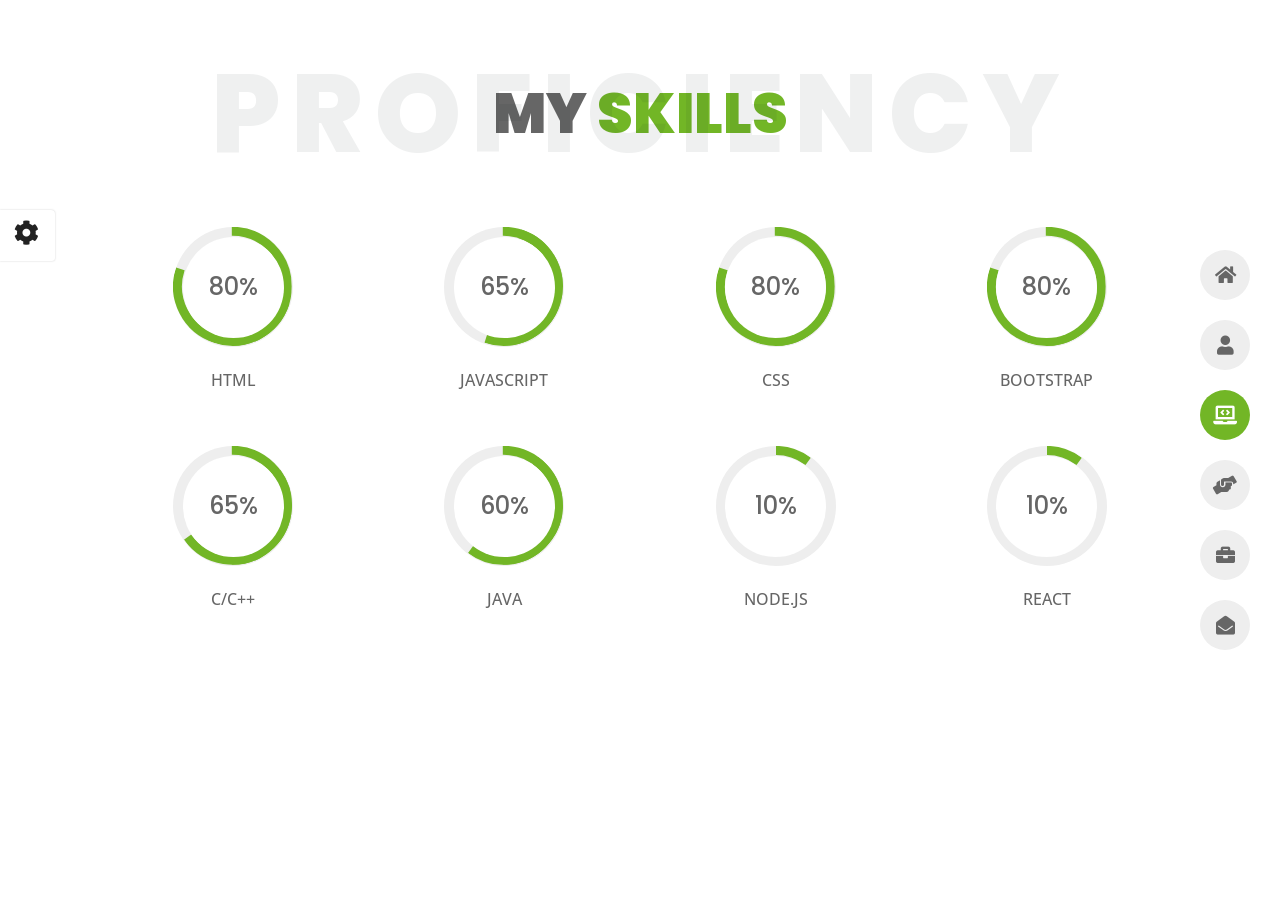
<file: skills.html>
<!DOCTYPE html>
<html lang="en">

<head>
    <meta charset="utf-8">
    <title>Skills - Umar Sanil</title>
    <meta name="viewport" content="width=device-width, initial-scale=1">

    <link rel="icon" href="img/new.png" type="image/gif" sizes="16x16">
    <!-- Template Google Fonts -->
    <link href="https://fonts.googleapis.com/css?family=Poppins:400,400i,500,500i,600,600i,700,700i,800,800i,900,900i" rel="stylesheet">
    <link href="https://fonts.googleapis.com/css?family=Open+Sans:300,400,400i,600,600i,700" rel="stylesheet">

    <!-- Template CSS Files -->
    <link href="css/bootstrap.min.css" rel="stylesheet">
    <link href="css/preloader.min.css" rel="stylesheet">
    <link href="css/circle.css" rel="stylesheet">
    <link href="css/font-awesome.min.css" rel="stylesheet">
    <link href="css/fm.revealator.jquery.min.css" rel="stylesheet">
    <link href="css/style.css" rel="stylesheet">
    <link rel="stylesheet" href="https://cdnjs.cloudflare.com/ajax/libs/font-awesome/5.15.1/css/all.min.css" integrity="sha512-+4zCK9k+qNFUR5X+cKL9EIR+ZOhtIloNl9GIKS57V1MyNsYpYcUrUeQc9vNfzsWfV28IaLL3i96P9sdNyeRssA==" crossorigin="anonymous" />

    <!-- CSS Skin File -->
    <link href="css/skins/green.css" rel="stylesheet">

    <!-- Live Style Switcher - demo only -->
    <link rel="alternate stylesheet" type="text/css" title="blue" href="css/skins/blue.css" />
    <link rel="alternate stylesheet" type="text/css" title="green" href="css/skins/green.css" />
    <link rel="alternate stylesheet" type="text/css" title="yellow" href="css/skins/yellow.css" />
    <link rel="alternate stylesheet" type="text/css" title="blueviolet" href="css/skins/blueviolet.css" />
    <link rel="alternate stylesheet" type="text/css" title="goldenrod" href="css/skins/goldenrod.css" />
    <link rel="alternate stylesheet" type="text/css" title="magenta" href="css/skins/magenta.css" />
    <link rel="alternate stylesheet" type="text/css" title="orange" href="css/skins/orange.css" />
    <link rel="alternate stylesheet" type="text/css" title="purple" href="css/skins/purple.css" />
    <link rel="alternate stylesheet" type="text/css" title="red" href="css/skins/red.css" />
    <link rel="alternate stylesheet" type="text/css" title="yellowgreen" href="css/skins/yellowgreen.css" />
    <link rel="stylesheet" type="text/css" href="css/styleswitcher.css" />

    <!-- Modernizr JS File -->
    <script src="js/modernizr.custom.js"></script>
</head>

<body class="about light">
<!-- Live Style Switcher Starts - demo only -->
<div id="switcher" class="">
    <div class="content-switcher">
        <h4>STYLE SWITCHER</h4>
        <ul>
            <li>
                <a href="#" onclick="setActiveStyleSheet('purple');" title="purple" class="color"><img src="img/styleswitcher/purple.png" alt="purple"/></a>
            </li>
            <li>
                <a href="#" onclick="setActiveStyleSheet('red');" title="red" class="color"><img src="img/styleswitcher/red.png" alt="red"/></a>
            </li>
            <li>
                <a href="#" onclick="setActiveStyleSheet('blueviolet');" title="blueviolet" class="color"><img src="img/styleswitcher/blueviolet.png" alt="blueviolet"/></a>
            </li>
            <li>
                <a href="#" onclick="setActiveStyleSheet('blue');" title="blue" class="color"><img src="img/styleswitcher/blue.png" alt="blue"/></a>
            </li>
            <li>
                <a href="#" onclick="setActiveStyleSheet('goldenrod');" title="goldenrod" class="color"><img src="img/styleswitcher/goldenrod.png" alt="goldenrod"/></a>
            </li>
            <li>
                <a href="#" onclick="setActiveStyleSheet('magenta');" title="magenta" class="color"><img src="img/styleswitcher/magenta.png" alt="magenta"/></a>
            </li>
            <li>
                <a href="#" onclick="setActiveStyleSheet('yellowgreen');" title="yellowgreen" class="color"><img src="img/styleswitcher/yellowgreen.png" alt="yellowgreen"/></a>
            </li>
            <li>
                <a href="#" onclick="setActiveStyleSheet('orange');" title="orange" class="color"><img src="img/styleswitcher/orange.png" alt="orange"/></a>
            </li>
            <li>
                <a href="#" onclick="setActiveStyleSheet('green');" title="green" class="color"><img src="img/styleswitcher/green.png" alt="green"/></a>
            </li>
            <li>
                <a href="#" onclick="setActiveStyleSheet('yellow');" title="yellow" class="color"><img src="img/styleswitcher/yellow.png" alt="yellow"/></a>
            </li>
        </ul>

        
        <div id="hideSwitcher">&times;</div>
    </div>
</div>
<div id="showSwitcher" class="styleSecondColor"><i class="fa fa-cog fa-spin"></i></div>
<!-- Live Style Switcher Ends - demo only -->
<!-- Header Starts -->
<header class="header" id="navbar-collapse-toggle">
    <!-- Fixed Navigation Starts -->
    <ul class="icon-menu d-none d-lg-block revealator-slideup revealator-once revealator-delay1">
        <li class="icon-box">
            <i class="fa fa-home"></i>
            <a href="index.html">
                <h2>Home</h2>
            </a>
        </li>
        <li class="icon-box">
            <i class="fa fa-user"></i>
            <a href="about.html">
                <h2>About</h2>
            </a>
        </li>
        <li class="icon-box active">
            <i class="fa fa-laptop-code"></i>
            <a href="skills.html">
                <h2>Skills</h2>
            </a>
        </li>
        <li class="icon-box">
            <i class="fa fa-hands-helping"></i>
            <a href="services.html">
                <h2>Services</h2>
            </a>
        </li>
        <li class="icon-box">
            <i class="fa fa-briefcase"></i>
            <a href="portfolio.html">
                <h2>Portfolio</h2>
            </a>
        </li>
        <li class="icon-box">
            <i class="fa fa-envelope-open"></i>
            <a href="contact.html">
                <h2>Contact</h2>
            </a>
        </li>
    </ul>
    <!-- Fixed Navigation Ends -->
    <!-- Mobile Menu Starts -->
    <nav role="navigation" class="d-block d-lg-none">
        <div id="menuToggle">
            <input type="checkbox" />
            <span></span>
            <span></span>
            <span></span>
            <ul class="list-unstyled" id="menu">
                <li><a href="index.html"><i class="fa fa-home"></i><span>Home</span></a></li>
                <li><a href="about.html"><i class="fa fa-user"></i><span>About</span></a></li>
                <li class="active"><a href="skills.html"><i class="fa fa-laptop-code"></i><span>Skills</span></a></li>
                <li><a href="services.html"><i class="fa fa-hands-helping"></i><span>Services</span></a></li>
                <li><a href="portfolio.html"><i class="fa fa-folder-open"></i><span>Portfolio</span></a></li>
                <li><a href="contact.html"><i class="fa fa-envelope-open"></i><span>Contact</span></a></li>
            </ul>
        </div>
    </nav>
    <!-- Mobile Menu Ends -->
</header>
<!-- Header Ends -->
<!-- Page Title Starts -->
<section class="title-section text-left text-sm-center revealator-slideup revealator-once revealator-delay1">
    <h1>MY <span>SKILLS</span></h1>
    <span class="title-bg">Proficiency</span>
</section>
<!-- Page Title Ends -->
<!-- Main Content Starts -->
<section class="main-content revealator-slideup revealator-once revealator-delay1">
    <div class="container">
        
        <!-- Skills Starts -->
        <div class="row">
            <div class="col-6 col-md-3 mb-3 mb-sm-5">
                <div class="c100 p80">
                    <span>80%</span>
                    <div class="slice">
                        <div class="bar"></div>
                        <div class="fill"></div>
                    </div>
                </div>
                <h6 class="text-uppercase open-sans-font text-center mt-2 mt-sm-4">html</h6>
            </div>
            <div class="col-6 col-md-3 mb-3 mb-sm-5">
                <div class="c100 p55">
                    <span>65%</span>
                    <div class="slice">
                        <div class="bar"></div>
                        <div class="fill"></div>
                    </div>
                </div>
                <h6 class="text-uppercase open-sans-font text-center mt-2 mt-sm-4">javascript</h6>
            </div>
            <div class="col-6 col-md-3 mb-3 mb-sm-5">
                <div class="c100 p80">
                    <span>80%</span>
                    <div class="slice">
                        <div class="bar"></div>
                        <div class="fill"></div>
                    </div>
                </div>
                <h6 class="text-uppercase open-sans-font text-center mt-2 mt-sm-4">css</h6>
            </div>
            <div class="col-6 col-md-3 mb-3 mb-sm-5">
                <div class="c100 p80">
                    <span>80%</span>
                    <div class="slice">
                        <div class="bar"></div>
                        <div class="fill"></div>
                    </div>
                </div>
                <h6 class="text-uppercase open-sans-font text-center mt-2 mt-sm-4">bootstrap</h6>
            </div>
            <div class="col-6 col-md-3 mb-3 mb-sm-5">
                <div class="c100 p65">
                    <span>65%</span>
                    <div class="slice">
                        <div class="bar"></div>
                        <div class="fill"></div>
                    </div>
                </div>
                <h6 class="text-uppercase open-sans-font text-center mt-2 mt-sm-4">C/C++</h6>
            </div>
            <div class="col-6 col-md-3 mb-3 mb-sm-5">
                <div class="c100 p60">
                    <span>60%</span>
                    <div class="slice">
                        <div class="bar"></div>
                        <div class="fill"></div>
                    </div>
                </div>
                <h6 class="text-uppercase open-sans-font text-center mt-2 mt-sm-4">java</h6>
            </div>
            <div class="col-6 col-md-3 mb-3 mb-sm-5">
                <div class="c100 p10">
                    <span>10%</span>
                    <div class="slice">
                        <div class="bar"></div>
                        <div class="fill"></div>
                    </div>
                </div>
                <h6 class="text-uppercase open-sans-font text-center mt-2 mt-sm-4">node.js</h6>
            </div>
            <div class="col-6 col-md-3 mb-3 mb-sm-5">
                <div class="c100 p10">
                    <span>10%</span>
                    <div class="slice">
                        <div class="bar"></div>
                        <div class="fill"></div>
                    </div>
                </div>
                <h6 class="text-uppercase open-sans-font text-center mt-2 mt-sm-4">react</h6>
            </div>
        </div>
        <!-- Skills Ends -->
    </div>
</section>
<!-- Main Content Ends -->

<!-- Template JS Files -->
<script src="js/jquery-3.5.0.min.js"></script>
<script src="js/styleswitcher.js"></script>
<script src="js/preloader.min.js"></script>
<script src="js/fm.revealator.jquery.min.js"></script>
<script src="js/imagesloaded.pkgd.min.js"></script>
<script src="js/masonry.pkgd.min.js"></script>
<script src="js/classie.js"></script>
<script src="js/cbpGridGallery.js"></script>
<script src="js/jquery.hoverdir.js"></script>
<script src="js/popper.min.js"></script>
<script src="js/bootstrap.js"></script>
<script src="js/custom.js"></script>

</body>


</html>
</file>
<file: css/circle.css>
.rect-auto,
.c100.p51 .slice,
.c100.p52 .slice,
.c100.p53 .slice,
.c100.p54 .slice,
.c100.p55 .slice,
.c100.p56 .slice,
.c100.p57 .slice,
.c100.p58 .slice,
.c100.p59 .slice,
.c100.p60 .slice,
.c100.p61 .slice,
.c100.p62 .slice,
.c100.p63 .slice,
.c100.p64 .slice,
.c100.p65 .slice,
.c100.p66 .slice,
.c100.p67 .slice,
.c100.p68 .slice,
.c100.p69 .slice,
.c100.p70 .slice,
.c100.p71 .slice,
.c100.p72 .slice,
.c100.p73 .slice,
.c100.p74 .slice,
.c100.p75 .slice,
.c100.p76 .slice,
.c100.p77 .slice,
.c100.p78 .slice,
.c100.p79 .slice,
.c100.p80 .slice,
.c100.p81 .slice,
.c100.p82 .slice,
.c100.p83 .slice,
.c100.p84 .slice,
.c100.p85 .slice,
.c100.p86 .slice,
.c100.p87 .slice,
.c100.p88 .slice,
.c100.p89 .slice,
.c100.p90 .slice,
.c100.p91 .slice,
.c100.p92 .slice,
.c100.p93 .slice,
.c100.p94 .slice,
.c100.p95 .slice,
.c100.p96 .slice,
.c100.p97 .slice,
.c100.p98 .slice,
.c100.p99 .slice,
.c100.p100 .slice {
  clip: rect(auto, auto, auto, auto);
}
.pie,
.c100 .bar,
.c100.p51 .fill,
.c100.p52 .fill,
.c100.p53 .fill,
.c100.p54 .fill,
.c100.p55 .fill,
.c100.p56 .fill,
.c100.p57 .fill,
.c100.p58 .fill,
.c100.p59 .fill,
.c100.p60 .fill,
.c100.p61 .fill,
.c100.p62 .fill,
.c100.p63 .fill,
.c100.p64 .fill,
.c100.p65 .fill,
.c100.p66 .fill,
.c100.p67 .fill,
.c100.p68 .fill,
.c100.p69 .fill,
.c100.p70 .fill,
.c100.p71 .fill,
.c100.p72 .fill,
.c100.p73 .fill,
.c100.p74 .fill,
.c100.p75 .fill,
.c100.p76 .fill,
.c100.p77 .fill,
.c100.p78 .fill,
.c100.p79 .fill,
.c100.p80 .fill,
.c100.p81 .fill,
.c100.p82 .fill,
.c100.p83 .fill,
.c100.p84 .fill,
.c100.p85 .fill,
.c100.p86 .fill,
.c100.p87 .fill,
.c100.p88 .fill,
.c100.p89 .fill,
.c100.p90 .fill,
.c100.p91 .fill,
.c100.p92 .fill,
.c100.p93 .fill,
.c100.p94 .fill,
.c100.p95 .fill,
.c100.p96 .fill,
.c100.p97 .fill,
.c100.p98 .fill,
.c100.p99 .fill,
.c100.p100 .fill {
  position: absolute;
  border: 0.08em solid #307bbb;
  width: 0.84em;
  height: 0.84em;
  clip: rect(0em, 0.5em, 1em, 0em);
  border-radius: 50%;
  -webkit-transform: rotate(0deg);
  -moz-transform: rotate(0deg);
  -ms-transform: rotate(0deg);
  -o-transform: rotate(0deg);
  transform: rotate(0deg);
}
.pie-fill,
.c100.p51 .bar:after,
.c100.p51 .fill,
.c100.p52 .bar:after,
.c100.p52 .fill,
.c100.p53 .bar:after,
.c100.p53 .fill,
.c100.p54 .bar:after,
.c100.p54 .fill,
.c100.p55 .bar:after,
.c100.p55 .fill,
.c100.p56 .bar:after,
.c100.p56 .fill,
.c100.p57 .bar:after,
.c100.p57 .fill,
.c100.p58 .bar:after,
.c100.p58 .fill,
.c100.p59 .bar:after,
.c100.p59 .fill,
.c100.p60 .bar:after,
.c100.p60 .fill,
.c100.p61 .bar:after,
.c100.p61 .fill,
.c100.p62 .bar:after,
.c100.p62 .fill,
.c100.p63 .bar:after,
.c100.p63 .fill,
.c100.p64 .bar:after,
.c100.p64 .fill,
.c100.p65 .bar:after,
.c100.p65 .fill,
.c100.p66 .bar:after,
.c100.p66 .fill,
.c100.p67 .bar:after,
.c100.p67 .fill,
.c100.p68 .bar:after,
.c100.p68 .fill,
.c100.p69 .bar:after,
.c100.p69 .fill,
.c100.p70 .bar:after,
.c100.p70 .fill,
.c100.p71 .bar:after,
.c100.p71 .fill,
.c100.p72 .bar:after,
.c100.p72 .fill,
.c100.p73 .bar:after,
.c100.p73 .fill,
.c100.p74 .bar:after,
.c100.p74 .fill,
.c100.p75 .bar:after,
.c100.p75 .fill,
.c100.p76 .bar:after,
.c100.p76 .fill,
.c100.p77 .bar:after,
.c100.p77 .fill,
.c100.p78 .bar:after,
.c100.p78 .fill,
.c100.p79 .bar:after,
.c100.p79 .fill,
.c100.p80 .bar:after,
.c100.p80 .fill,
.c100.p81 .bar:after,
.c100.p81 .fill,
.c100.p82 .bar:after,
.c100.p82 .fill,
.c100.p83 .bar:after,
.c100.p83 .fill,
.c100.p84 .bar:after,
.c100.p84 .fill,
.c100.p85 .bar:after,
.c100.p85 .fill,
.c100.p86 .bar:after,
.c100.p86 .fill,
.c100.p87 .bar:after,
.c100.p87 .fill,
.c100.p88 .bar:after,
.c100.p88 .fill,
.c100.p89 .bar:after,
.c100.p89 .fill,
.c100.p90 .bar:after,
.c100.p90 .fill,
.c100.p91 .bar:after,
.c100.p91 .fill,
.c100.p92 .bar:after,
.c100.p92 .fill,
.c100.p93 .bar:after,
.c100.p93 .fill,
.c100.p94 .bar:after,
.c100.p94 .fill,
.c100.p95 .bar:after,
.c100.p95 .fill,
.c100.p96 .bar:after,
.c100.p96 .fill,
.c100.p97 .bar:after,
.c100.p97 .fill,
.c100.p98 .bar:after,
.c100.p98 .fill,
.c100.p99 .bar:after,
.c100.p99 .fill,
.c100.p100 .bar:after,
.c100.p100 .fill {
  -webkit-transform: rotate(180deg);
  -moz-transform: rotate(180deg);
  -ms-transform: rotate(180deg);
  -o-transform: rotate(180deg);
  transform: rotate(180deg);
}
.c100 {
  position: relative;
  font-size: 120px;
  width: 1em;
  height: 1em;
  border-radius: 50%;
  float: left;
  margin: 0 0.1em 0.1em 0;
  background-color: #cccccc;
}
.c100 *,
.c100 *:before,
.c100 *:after {
  -webkit-box-sizing: content-box;
  -moz-box-sizing: content-box;
  box-sizing: content-box;
}
.c100.center {
  float: none;
  margin: 0 auto;
}
.c100.big {
  font-size: 240px;
}
.c100.small {
  font-size: 80px;
}
.c100 > span {
  position: absolute;
  width: 100%;
  z-index: 1;
  left: 0;
  top: 0;
  width: 5em;
  line-height: 5em;
  font-size: 0.2em;
  color: #cccccc;
  display: block;
  text-align: center;
  white-space: nowrap;
  -webkit-transition-property: all;
  -moz-transition-property: all;
  -o-transition-property: all;
  transition-property: all;
  -webkit-transition-duration: 0.2s;
  -moz-transition-duration: 0.2s;
  -o-transition-duration: 0.2s;
  transition-duration: 0.2s;
  -webkit-transition-timing-function: ease-out;
  -moz-transition-timing-function: ease-out;
  -o-transition-timing-function: ease-out;
  transition-timing-function: ease-out;
}
.c100:after {
  position: absolute;
  top: 0.08em;
  left: 0.08em;
  display: block;
  content: " ";
  border-radius: 50%;
  background-color: #f5f5f5;
  width: 0.84em;
  height: 0.84em;
  -webkit-transition-property: all;
  -moz-transition-property: all;
  -o-transition-property: all;
  transition-property: all;
  -webkit-transition-duration: 0.2s;
  -moz-transition-duration: 0.2s;
  -o-transition-duration: 0.2s;
  transition-duration: 0.2s;
  -webkit-transition-timing-function: ease-in;
  -moz-transition-timing-function: ease-in;
  -o-transition-timing-function: ease-in;
  transition-timing-function: ease-in;
}
.c100 .slice {
  position: absolute;
  width: 1em;
  height: 1em;
  clip: rect(0em, 1em, 1em, 0.5em);
}
.c100.p1 .bar {
  -webkit-transform: rotate(3.6deg);
  -moz-transform: rotate(3.6deg);
  -ms-transform: rotate(3.6deg);
  -o-transform: rotate(3.6deg);
  transform: rotate(3.6deg);
}
.c100.p2 .bar {
  -webkit-transform: rotate(7.2deg);
  -moz-transform: rotate(7.2deg);
  -ms-transform: rotate(7.2deg);
  -o-transform: rotate(7.2deg);
  transform: rotate(7.2deg);
}
.c100.p3 .bar {
  -webkit-transform: rotate(10.8deg);
  -moz-transform: rotate(10.8deg);
  -ms-transform: rotate(10.8deg);
  -o-transform: rotate(10.8deg);
  transform: rotate(10.8deg);
}
.c100.p4 .bar {
  -webkit-transform: rotate(14.4deg);
  -moz-transform: rotate(14.4deg);
  -ms-transform: rotate(14.4deg);
  -o-transform: rotate(14.4deg);
  transform: rotate(14.4deg);
}
.c100.p5 .bar {
  -webkit-transform: rotate(18deg);
  -moz-transform: rotate(18deg);
  -ms-transform: rotate(18deg);
  -o-transform: rotate(18deg);
  transform: rotate(18deg);
}
.c100.p6 .bar {
  -webkit-transform: rotate(21.6deg);
  -moz-transform: rotate(21.6deg);
  -ms-transform: rotate(21.6deg);
  -o-transform: rotate(21.6deg);
  transform: rotate(21.6deg);
}
.c100.p7 .bar {
  -webkit-transform: rotate(25.2deg);
  -moz-transform: rotate(25.2deg);
  -ms-transform: rotate(25.2deg);
  -o-transform: rotate(25.2deg);
  transform: rotate(25.2deg);
}
.c100.p8 .bar {
  -webkit-transform: rotate(28.8deg);
  -moz-transform: rotate(28.8deg);
  -ms-transform: rotate(28.8deg);
  -o-transform: rotate(28.8deg);
  transform: rotate(28.8deg);
}
.c100.p9 .bar {
  -webkit-transform: rotate(32.4deg);
  -moz-transform: rotate(32.4deg);
  -ms-transform: rotate(32.4deg);
  -o-transform: rotate(32.4deg);
  transform: rotate(32.4deg);
}
.c100.p10 .bar {
  -webkit-transform: rotate(36deg);
  -moz-transform: rotate(36deg);
  -ms-transform: rotate(36deg);
  -o-transform: rotate(36deg);
  transform: rotate(36deg);
}
.c100.p11 .bar {
  -webkit-transform: rotate(39.6deg);
  -moz-transform: rotate(39.6deg);
  -ms-transform: rotate(39.6deg);
  -o-transform: rotate(39.6deg);
  transform: rotate(39.6deg);
}
.c100.p12 .bar {
  -webkit-transform: rotate(43.2deg);
  -moz-transform: rotate(43.2deg);
  -ms-transform: rotate(43.2deg);
  -o-transform: rotate(43.2deg);
  transform: rotate(43.2deg);
}
.c100.p13 .bar {
  -webkit-transform: rotate(46.800000000000004deg);
  -moz-transform: rotate(46.800000000000004deg);
  -ms-transform: rotate(46.800000000000004deg);
  -o-transform: rotate(46.800000000000004deg);
  transform: rotate(46.800000000000004deg);
}
.c100.p14 .bar {
  -webkit-transform: rotate(50.4deg);
  -moz-transform: rotate(50.4deg);
  -ms-transform: rotate(50.4deg);
  -o-transform: rotate(50.4deg);
  transform: rotate(50.4deg);
}
.c100.p15 .bar {
  -webkit-transform: rotate(54deg);
  -moz-transform: rotate(54deg);
  -ms-transform: rotate(54deg);
  -o-transform: rotate(54deg);
  transform: rotate(54deg);
}
.c100.p16 .bar {
  -webkit-transform: rotate(57.6deg);
  -moz-transform: rotate(57.6deg);
  -ms-transform: rotate(57.6deg);
  -o-transform: rotate(57.6deg);
  transform: rotate(57.6deg);
}
.c100.p17 .bar {
  -webkit-transform: rotate(61.2deg);
  -moz-transform: rotate(61.2deg);
  -ms-transform: rotate(61.2deg);
  -o-transform: rotate(61.2deg);
  transform: rotate(61.2deg);
}
.c100.p18 .bar {
  -webkit-transform: rotate(64.8deg);
  -moz-transform: rotate(64.8deg);
  -ms-transform: rotate(64.8deg);
  -o-transform: rotate(64.8deg);
  transform: rotate(64.8deg);
}
.c100.p19 .bar {
  -webkit-transform: rotate(68.4deg);
  -moz-transform: rotate(68.4deg);
  -ms-transform: rotate(68.4deg);
  -o-transform: rotate(68.4deg);
  transform: rotate(68.4deg);
}
.c100.p20 .bar {
  -webkit-transform: rotate(72deg);
  -moz-transform: rotate(72deg);
  -ms-transform: rotate(72deg);
  -o-transform: rotate(72deg);
  transform: rotate(72deg);
}
.c100.p21 .bar {
  -webkit-transform: rotate(75.60000000000001deg);
  -moz-transform: rotate(75.60000000000001deg);
  -ms-transform: rotate(75.60000000000001deg);
  -o-transform: rotate(75.60000000000001deg);
  transform: rotate(75.60000000000001deg);
}
.c100.p22 .bar {
  -webkit-transform: rotate(79.2deg);
  -moz-transform: rotate(79.2deg);
  -ms-transform: rotate(79.2deg);
  -o-transform: rotate(79.2deg);
  transform: rotate(79.2deg);
}
.c100.p23 .bar {
  -webkit-transform: rotate(82.8deg);
  -moz-transform: rotate(82.8deg);
  -ms-transform: rotate(82.8deg);
  -o-transform: rotate(82.8deg);
  transform: rotate(82.8deg);
}
.c100.p24 .bar {
  -webkit-transform: rotate(86.4deg);
  -moz-transform: rotate(86.4deg);
  -ms-transform: rotate(86.4deg);
  -o-transform: rotate(86.4deg);
  transform: rotate(86.4deg);
}
.c100.p25 .bar {
  -webkit-transform: rotate(90deg);
  -moz-transform: rotate(90deg);
  -ms-transform: rotate(90deg);
  -o-transform: rotate(90deg);
  transform: rotate(90deg);
}
.c100.p26 .bar {
  -webkit-transform: rotate(93.60000000000001deg);
  -moz-transform: rotate(93.60000000000001deg);
  -ms-transform: rotate(93.60000000000001deg);
  -o-transform: rotate(93.60000000000001deg);
  transform: rotate(93.60000000000001deg);
}
.c100.p27 .bar {
  -webkit-transform: rotate(97.2deg);
  -moz-transform: rotate(97.2deg);
  -ms-transform: rotate(97.2deg);
  -o-transform: rotate(97.2deg);
  transform: rotate(97.2deg);
}
.c100.p28 .bar {
  -webkit-transform: rotate(100.8deg);
  -moz-transform: rotate(100.8deg);
  -ms-transform: rotate(100.8deg);
  -o-transform: rotate(100.8deg);
  transform: rotate(100.8deg);
}
.c100.p29 .bar {
  -webkit-transform: rotate(104.4deg);
  -moz-transform: rotate(104.4deg);
  -ms-transform: rotate(104.4deg);
  -o-transform: rotate(104.4deg);
  transform: rotate(104.4deg);
}
.c100.p30 .bar {
  -webkit-transform: rotate(108deg);
  -moz-transform: rotate(108deg);
  -ms-transform: rotate(108deg);
  -o-transform: rotate(108deg);
  transform: rotate(108deg);
}
.c100.p31 .bar {
  -webkit-transform: rotate(111.60000000000001deg);
  -moz-transform: rotate(111.60000000000001deg);
  -ms-transform: rotate(111.60000000000001deg);
  -o-transform: rotate(111.60000000000001deg);
  transform: rotate(111.60000000000001deg);
}
.c100.p32 .bar {
  -webkit-transform: rotate(115.2deg);
  -moz-transform: rotate(115.2deg);
  -ms-transform: rotate(115.2deg);
  -o-transform: rotate(115.2deg);
  transform: rotate(115.2deg);
}
.c100.p33 .bar {
  -webkit-transform: rotate(118.8deg);
  -moz-transform: rotate(118.8deg);
  -ms-transform: rotate(118.8deg);
  -o-transform: rotate(118.8deg);
  transform: rotate(118.8deg);
}
.c100.p34 .bar {
  -webkit-transform: rotate(122.4deg);
  -moz-transform: rotate(122.4deg);
  -ms-transform: rotate(122.4deg);
  -o-transform: rotate(122.4deg);
  transform: rotate(122.4deg);
}
.c100.p35 .bar {
  -webkit-transform: rotate(126deg);
  -moz-transform: rotate(126deg);
  -ms-transform: rotate(126deg);
  -o-transform: rotate(126deg);
  transform: rotate(126deg);
}
.c100.p36 .bar {
  -webkit-transform: rotate(129.6deg);
  -moz-transform: rotate(129.6deg);
  -ms-transform: rotate(129.6deg);
  -o-transform: rotate(129.6deg);
  transform: rotate(129.6deg);
}
.c100.p37 .bar {
  -webkit-transform: rotate(133.20000000000002deg);
  -moz-transform: rotate(133.20000000000002deg);
  -ms-transform: rotate(133.20000000000002deg);
  -o-transform: rotate(133.20000000000002deg);
  transform: rotate(133.20000000000002deg);
}
.c100.p38 .bar {
  -webkit-transform: rotate(136.8deg);
  -moz-transform: rotate(136.8deg);
  -ms-transform: rotate(136.8deg);
  -o-transform: rotate(136.8deg);
  transform: rotate(136.8deg);
}
.c100.p39 .bar {
  -webkit-transform: rotate(140.4deg);
  -moz-transform: rotate(140.4deg);
  -ms-transform: rotate(140.4deg);
  -o-transform: rotate(140.4deg);
  transform: rotate(140.4deg);
}
.c100.p40 .bar {
  -webkit-transform: rotate(144deg);
  -moz-transform: rotate(144deg);
  -ms-transform: rotate(144deg);
  -o-transform: rotate(144deg);
  transform: rotate(144deg);
}
.c100.p41 .bar {
  -webkit-transform: rotate(147.6deg);
  -moz-transform: rotate(147.6deg);
  -ms-transform: rotate(147.6deg);
  -o-transform: rotate(147.6deg);
  transform: rotate(147.6deg);
}
.c100.p42 .bar {
  -webkit-transform: rotate(151.20000000000002deg);
  -moz-transform: rotate(151.20000000000002deg);
  -ms-transform: rotate(151.20000000000002deg);
  -o-transform: rotate(151.20000000000002deg);
  transform: rotate(151.20000000000002deg);
}
.c100.p43 .bar {
  -webkit-transform: rotate(154.8deg);
  -moz-transform: rotate(154.8deg);
  -ms-transform: rotate(154.8deg);
  -o-transform: rotate(154.8deg);
  transform: rotate(154.8deg);
}
.c100.p44 .bar {
  -webkit-transform: rotate(158.4deg);
  -moz-transform: rotate(158.4deg);
  -ms-transform: rotate(158.4deg);
  -o-transform: rotate(158.4deg);
  transform: rotate(158.4deg);
}
.c100.p45 .bar {
  -webkit-transform: rotate(162deg);
  -moz-transform: rotate(162deg);
  -ms-transform: rotate(162deg);
  -o-transform: rotate(162deg);
  transform: rotate(162deg);
}
.c100.p46 .bar {
  -webkit-transform: rotate(165.6deg);
  -moz-transform: rotate(165.6deg);
  -ms-transform: rotate(165.6deg);
  -o-transform: rotate(165.6deg);
  transform: rotate(165.6deg);
}
.c100.p47 .bar {
  -webkit-transform: rotate(169.20000000000002deg);
  -moz-transform: rotate(169.20000000000002deg);
  -ms-transform: rotate(169.20000000000002deg);
  -o-transform: rotate(169.20000000000002deg);
  transform: rotate(169.20000000000002deg);
}
.c100.p48 .bar {
  -webkit-transform: rotate(172.8deg);
  -moz-transform: rotate(172.8deg);
  -ms-transform: rotate(172.8deg);
  -o-transform: rotate(172.8deg);
  transform: rotate(172.8deg);
}
.c100.p49 .bar {
  -webkit-transform: rotate(176.4deg);
  -moz-transform: rotate(176.4deg);
  -ms-transform: rotate(176.4deg);
  -o-transform: rotate(176.4deg);
  transform: rotate(176.4deg);
}
.c100.p50 .bar {
  -webkit-transform: rotate(180deg);
  -moz-transform: rotate(180deg);
  -ms-transform: rotate(180deg);
  -o-transform: rotate(180deg);
  transform: rotate(180deg);
}
.c100.p51 .bar {
  -webkit-transform: rotate(183.6deg);
  -moz-transform: rotate(183.6deg);
  -ms-transform: rotate(183.6deg);
  -o-transform: rotate(183.6deg);
  transform: rotate(183.6deg);
}
.c100.p52 .bar {
  -webkit-transform: rotate(187.20000000000002deg);
  -moz-transform: rotate(187.20000000000002deg);
  -ms-transform: rotate(187.20000000000002deg);
  -o-transform: rotate(187.20000000000002deg);
  transform: rotate(187.20000000000002deg);
}
.c100.p53 .bar {
  -webkit-transform: rotate(190.8deg);
  -moz-transform: rotate(190.8deg);
  -ms-transform: rotate(190.8deg);
  -o-transform: rotate(190.8deg);
  transform: rotate(190.8deg);
}
.c100.p54 .bar {
  -webkit-transform: rotate(194.4deg);
  -moz-transform: rotate(194.4deg);
  -ms-transform: rotate(194.4deg);
  -o-transform: rotate(194.4deg);
  transform: rotate(194.4deg);
}
.c100.p55 .bar {
  -webkit-transform: rotate(198deg);
  -moz-transform: rotate(198deg);
  -ms-transform: rotate(198deg);
  -o-transform: rotate(198deg);
  transform: rotate(198deg);
}
.c100.p56 .bar {
  -webkit-transform: rotate(201.6deg);
  -moz-transform: rotate(201.6deg);
  -ms-transform: rotate(201.6deg);
  -o-transform: rotate(201.6deg);
  transform: rotate(201.6deg);
}
.c100.p57 .bar {
  -webkit-transform: rotate(205.20000000000002deg);
  -moz-transform: rotate(205.20000000000002deg);
  -ms-transform: rotate(205.20000000000002deg);
  -o-transform: rotate(205.20000000000002deg);
  transform: rotate(205.20000000000002deg);
}
.c100.p58 .bar {
  -webkit-transform: rotate(208.8deg);
  -moz-transform: rotate(208.8deg);
  -ms-transform: rotate(208.8deg);
  -o-transform: rotate(208.8deg);
  transform: rotate(208.8deg);
}
.c100.p59 .bar {
  -webkit-transform: rotate(212.4deg);
  -moz-transform: rotate(212.4deg);
  -ms-transform: rotate(212.4deg);
  -o-transform: rotate(212.4deg);
  transform: rotate(212.4deg);
}
.c100.p60 .bar {
  -webkit-transform: rotate(216deg);
  -moz-transform: rotate(216deg);
  -ms-transform: rotate(216deg);
  -o-transform: rotate(216deg);
  transform: rotate(216deg);
}
.c100.p61 .bar {
  -webkit-transform: rotate(219.6deg);
  -moz-transform: rotate(219.6deg);
  -ms-transform: rotate(219.6deg);
  -o-transform: rotate(219.6deg);
  transform: rotate(219.6deg);
}
.c100.p62 .bar {
  -webkit-transform: rotate(223.20000000000002deg);
  -moz-transform: rotate(223.20000000000002deg);
  -ms-transform: rotate(223.20000000000002deg);
  -o-transform: rotate(223.20000000000002deg);
  transform: rotate(223.20000000000002deg);
}
.c100.p63 .bar {
  -webkit-transform: rotate(226.8deg);
  -moz-transform: rotate(226.8deg);
  -ms-transform: rotate(226.8deg);
  -o-transform: rotate(226.8deg);
  transform: rotate(226.8deg);
}
.c100.p64 .bar {
  -webkit-transform: rotate(230.4deg);
  -moz-transform: rotate(230.4deg);
  -ms-transform: rotate(230.4deg);
  -o-transform: rotate(230.4deg);
  transform: rotate(230.4deg);
}
.c100.p65 .bar {
  -webkit-transform: rotate(234deg);
  -moz-transform: rotate(234deg);
  -ms-transform: rotate(234deg);
  -o-transform: rotate(234deg);
  transform: rotate(234deg);
}
.c100.p66 .bar {
  -webkit-transform: rotate(237.6deg);
  -moz-transform: rotate(237.6deg);
  -ms-transform: rotate(237.6deg);
  -o-transform: rotate(237.6deg);
  transform: rotate(237.6deg);
}
.c100.p67 .bar {
  -webkit-transform: rotate(241.20000000000002deg);
  -moz-transform: rotate(241.20000000000002deg);
  -ms-transform: rotate(241.20000000000002deg);
  -o-transform: rotate(241.20000000000002deg);
  transform: rotate(241.20000000000002deg);
}
.c100.p68 .bar {
  -webkit-transform: rotate(244.8deg);
  -moz-transform: rotate(244.8deg);
  -ms-transform: rotate(244.8deg);
  -o-transform: rotate(244.8deg);
  transform: rotate(244.8deg);
}
.c100.p69 .bar {
  -webkit-transform: rotate(248.4deg);
  -moz-transform: rotate(248.4deg);
  -ms-transform: rotate(248.4deg);
  -o-transform: rotate(248.4deg);
  transform: rotate(248.4deg);
}
.c100.p70 .bar {
  -webkit-transform: rotate(252deg);
  -moz-transform: rotate(252deg);
  -ms-transform: rotate(252deg);
  -o-transform: rotate(252deg);
  transform: rotate(252deg);
}
.c100.p71 .bar {
  -webkit-transform: rotate(255.6deg);
  -moz-transform: rotate(255.6deg);
  -ms-transform: rotate(255.6deg);
  -o-transform: rotate(255.6deg);
  transform: rotate(255.6deg);
}
.c100.p72 .bar {
  -webkit-transform: rotate(259.2deg);
  -moz-transform: rotate(259.2deg);
  -ms-transform: rotate(259.2deg);
  -o-transform: rotate(259.2deg);
  transform: rotate(259.2deg);
}
.c100.p73 .bar {
  -webkit-transform: rotate(262.8deg);
  -moz-transform: rotate(262.8deg);
  -ms-transform: rotate(262.8deg);
  -o-transform: rotate(262.8deg);
  transform: rotate(262.8deg);
}
.c100.p74 .bar {
  -webkit-transform: rotate(266.40000000000003deg);
  -moz-transform: rotate(266.40000000000003deg);
  -ms-transform: rotate(266.40000000000003deg);
  -o-transform: rotate(266.40000000000003deg);
  transform: rotate(266.40000000000003deg);
}
.c100.p75 .bar {
  -webkit-transform: rotate(270deg);
  -moz-transform: rotate(270deg);
  -ms-transform: rotate(270deg);
  -o-transform: rotate(270deg);
  transform: rotate(270deg);
}
.c100.p76 .bar {
  -webkit-transform: rotate(273.6deg);
  -moz-transform: rotate(273.6deg);
  -ms-transform: rotate(273.6deg);
  -o-transform: rotate(273.6deg);
  transform: rotate(273.6deg);
}
.c100.p77 .bar {
  -webkit-transform: rotate(277.2deg);
  -moz-transform: rotate(277.2deg);
  -ms-transform: rotate(277.2deg);
  -o-transform: rotate(277.2deg);
  transform: rotate(277.2deg);
}
.c100.p78 .bar {
  -webkit-transform: rotate(280.8deg);
  -moz-transform: rotate(280.8deg);
  -ms-transform: rotate(280.8deg);
  -o-transform: rotate(280.8deg);
  transform: rotate(280.8deg);
}
.c100.p79 .bar {
  -webkit-transform: rotate(284.40000000000003deg);
  -moz-transform: rotate(284.40000000000003deg);
  -ms-transform: rotate(284.40000000000003deg);
  -o-transform: rotate(284.40000000000003deg);
  transform: rotate(284.40000000000003deg);
}
.c100.p80 .bar {
  -webkit-transform: rotate(288deg);
  -moz-transform: rotate(288deg);
  -ms-transform: rotate(288deg);
  -o-transform: rotate(288deg);
  transform: rotate(288deg);
}
.c100.p81 .bar {
  -webkit-transform: rotate(291.6deg);
  -moz-transform: rotate(291.6deg);
  -ms-transform: rotate(291.6deg);
  -o-transform: rotate(291.6deg);
  transform: rotate(291.6deg);
}
.c100.p82 .bar {
  -webkit-transform: rotate(295.2deg);
  -moz-transform: rotate(295.2deg);
  -ms-transform: rotate(295.2deg);
  -o-transform: rotate(295.2deg);
  transform: rotate(295.2deg);
}
.c100.p83 .bar {
  -webkit-transform: rotate(298.8deg);
  -moz-transform: rotate(298.8deg);
  -ms-transform: rotate(298.8deg);
  -o-transform: rotate(298.8deg);
  transform: rotate(298.8deg);
}
.c100.p84 .bar {
  -webkit-transform: rotate(302.40000000000003deg);
  -moz-transform: rotate(302.40000000000003deg);
  -ms-transform: rotate(302.40000000000003deg);
  -o-transform: rotate(302.40000000000003deg);
  transform: rotate(302.40000000000003deg);
}
.c100.p85 .bar {
  -webkit-transform: rotate(306deg);
  -moz-transform: rotate(306deg);
  -ms-transform: rotate(306deg);
  -o-transform: rotate(306deg);
  transform: rotate(306deg);
}
.c100.p86 .bar {
  -webkit-transform: rotate(309.6deg);
  -moz-transform: rotate(309.6deg);
  -ms-transform: rotate(309.6deg);
  -o-transform: rotate(309.6deg);
  transform: rotate(309.6deg);
}
.c100.p87 .bar {
  -webkit-transform: rotate(313.2deg);
  -moz-transform: rotate(313.2deg);
  -ms-transform: rotate(313.2deg);
  -o-transform: rotate(313.2deg);
  transform: rotate(313.2deg);
}
.c100.p88 .bar {
  -webkit-transform: rotate(316.8deg);
  -moz-transform: rotate(316.8deg);
  -ms-transform: rotate(316.8deg);
  -o-transform: rotate(316.8deg);
  transform: rotate(316.8deg);
}
.c100.p89 .bar {
  -webkit-transform: rotate(320.40000000000003deg);
  -moz-transform: rotate(320.40000000000003deg);
  -ms-transform: rotate(320.40000000000003deg);
  -o-transform: rotate(320.40000000000003deg);
  transform: rotate(320.40000000000003deg);
}
.c100.p90 .bar {
  -webkit-transform: rotate(324deg);
  -moz-transform: rotate(324deg);
  -ms-transform: rotate(324deg);
  -o-transform: rotate(324deg);
  transform: rotate(324deg);
}
.c100.p91 .bar {
  -webkit-transform: rotate(327.6deg);
  -moz-transform: rotate(327.6deg);
  -ms-transform: rotate(327.6deg);
  -o-transform: rotate(327.6deg);
  transform: rotate(327.6deg);
}
.c100.p92 .bar {
  -webkit-transform: rotate(331.2deg);
  -moz-transform: rotate(331.2deg);
  -ms-transform: rotate(331.2deg);
  -o-transform: rotate(331.2deg);
  transform: rotate(331.2deg);
}
.c100.p93 .bar {
  -webkit-transform: rotate(334.8deg);
  -moz-transform: rotate(334.8deg);
  -ms-transform: rotate(334.8deg);
  -o-transform: rotate(334.8deg);
  transform: rotate(334.8deg);
}
.c100.p94 .bar {
  -webkit-transform: rotate(338.40000000000003deg);
  -moz-transform: rotate(338.40000000000003deg);
  -ms-transform: rotate(338.40000000000003deg);
  -o-transform: rotate(338.40000000000003deg);
  transform: rotate(338.40000000000003deg);
}
.c100.p95 .bar {
  -webkit-transform: rotate(342deg);
  -moz-transform: rotate(342deg);
  -ms-transform: rotate(342deg);
  -o-transform: rotate(342deg);
  transform: rotate(342deg);
}
.c100.p96 .bar {
  -webkit-transform: rotate(345.6deg);
  -moz-transform: rotate(345.6deg);
  -ms-transform: rotate(345.6deg);
  -o-transform: rotate(345.6deg);
  transform: rotate(345.6deg);
}
.c100.p97 .bar {
  -webkit-transform: rotate(349.2deg);
  -moz-transform: rotate(349.2deg);
  -ms-transform: rotate(349.2deg);
  -o-transform: rotate(349.2deg);
  transform: rotate(349.2deg);
}
.c100.p98 .bar {
  -webkit-transform: rotate(352.8deg);
  -moz-transform: rotate(352.8deg);
  -ms-transform: rotate(352.8deg);
  -o-transform: rotate(352.8deg);
  transform: rotate(352.8deg);
}
.c100.p99 .bar {
  -webkit-transform: rotate(356.40000000000003deg);
  -moz-transform: rotate(356.40000000000003deg);
  -ms-transform: rotate(356.40000000000003deg);
  -o-transform: rotate(356.40000000000003deg);
  transform: rotate(356.40000000000003deg);
}
.c100.p100 .bar {
  -webkit-transform: rotate(360deg);
  -moz-transform: rotate(360deg);
  -ms-transform: rotate(360deg);
  -o-transform: rotate(360deg);
  transform: rotate(360deg);
}
.c100:hover {
  cursor: default;
}

.c100.dark {
  background-color: #777777;
}
.c100.dark .bar,
.c100.dark .fill {
  border-color: #c6ff00 !important;
}
.c100.dark > span {
  color: #777777;
}
.c100.dark:after {
  background-color: #666666;
}
.c100.dark:hover > span {
  color: #c6ff00;
}
.c100.green .bar,
.c100.green .fill {
  border-color: #4db53c !important;
}
.c100.green:hover > span {
  color: #4db53c;
}
.c100.green.dark .bar,
.c100.green.dark .fill {
  border-color: #5fd400 !important;
}
.c100.green.dark:hover > span {
  color: #5fd400;
}
.c100.orange .bar,
.c100.orange .fill {
  border-color: #dd9d22 !important;
}
.c100.orange:hover > span {
  color: #dd9d22;
}
.c100.orange.dark .bar,
.c100.orange.dark .fill {
  border-color: #e08833 !important;
}
.c100.orange.dark:hover > span {
  color: #e08833;
}
</file>
<file: css/style.css>
/*------------------------------------------------------------------
[Table of contents]
	+ General
	    - Miscellaneous
		- Light Body
		- Buttons
		- Page Title
	+ Header
		- Desktop Navigation
		- Mobile Navigation
	+ Pages
		- Homepage
		+ About
		    - Personal Info List
			- Box Stats
			- Resume
			- Skills
		+ Portfolio
		    - Grid
		    + Slideshow
                - Embedded Videos
                - Carousel
                - Navigation
        + Contact
            - Left Side
            - Contact Form
		+ Blog
            - Latest Posts
            - Pagination
	- Responsive Design Styles
-------------------------------------------------------------------*/

/* [ GENERAL ] */
/*================================================== */

/*** Miscellaneous ***/

html {
  overflow-x: hidden;
  height: 100%;
}

body {
  font-family: 'Poppins', sans-serif;
  font-size: 15px;
  color: #fff;
  font-weight: 500;
  line-height: 1.6;
  position: relative;
  background-size: cover;
  background-position: center;
  height: 100%;
  width: 100%;
  background-color: #111;
}

.poppins-font {
  font-family: 'Poppins', sans-serif;
}

.open-sans-font {
  font-family: 'Open Sans', sans-serif;
}

hr.separator {
  border-top: 1px solid #252525;
  margin: 70px auto 55px;
  max-width: 40%;
}

.ft-wt-600 {
  font-weight: 600;
}

.mb-30 {
  margin-bottom: 30px;
}

.no-transform {
  transform: none !important;
}

.custom-title {
  padding-bottom: 22px;
  font-size: 26px;
}

/*** Light Body ***/

body.light {
  color: #666;
  background-color: #fff;
}

body.home.light .home-details h1 span {
  color: #666;
}

body.home.light .home-details h6 {
  color: #777;
}

body.home.light .bg {
  background-image: url(../img/Cover-Image.jpg);
  background-size: cover;
  background-repeat: no-repeat;
  background-position: top;
  box-shadow: 0 0 7px rgba(0,0,0,.3);
}

body.light .preloader .black_wall {
  background-color: #eee;
}

body.light .preloader {
  background-color: #fff;
}

body.light .title-section h1 {
  color: #666;
}

body.light .title-bg {
  color: rgba(30, 37, 48, 0.07);
}

body.light.about .box-stats {
  border: 1px solid #ddd;
}

body.light.about .c100,
body.light.about .resume-box .time {
  background-color: #eee;
}

body.light.about .resume-box .time,
body.light.about .resume-box p {
  color: #666;
}

body.light.about .resume-box .place:before {
  background-color: #666;
}

body.light.about  .resume-box li:after {
  border-left: 1px solid #ddd;
}

body.light.about .c100 > span {
  color: #666;
}

body.light.about .c100:after {
  background-color: #fff;
}

body.light.portfolio .slideshow figure {
  background-color: #fff;
}

body.light.portfolio .slideshow ul > li:after {
  background: rgba(255,255,255,0.77);
}

body.light.portfolio .slideshow {
  background: rgba(0,0,0,0.7);
}

body.light.contact .contactform input[type=text],
body.light.contact .contactform input[type=email],
body.light.contact .contactform textarea {
  background-color: #fff;
  border: 1px solid #ddd;
  color: #666;
}

body.light.contact  ul.social li a {
  color: #666;
  background: #eee;
}

body.light.contact  ul.social li a:hover {
  color: #fff;
}

body.light.blog .post-content {
  background-color: #f2f2f2;
}

body.light.blog .post-content .entry-header h3 a {
  color: #666;
}

body.light.blog .page-link {
  color: #666;
  background-color: #eee;
  border: 1px solid #eee;
}

body.light.blog-post .meta {
  color: #888;
}

body.light.blog .page-item.active .page-link {
  color: #fff;
}

body.light hr.separator {
  border-top: 1px solid #ddd;
}

@media (min-width: 992px) {
  body.light .header ul.icon-menu li.icon-box {
    background-color: #eee;
  }

  body.light .header ul.icon-menu li.icon-box i {
    color: #666;
  }

  body.light .header ul.icon-menu li.icon-box.active,
  body.light .header ul.icon-menu li.icon-box:hover,
  body.light .header ul.icon-menu li.icon-box.active i,
  body.light .header ul.icon-menu li.icon-box:hover i {
    color: #fff;
  }
}

@media (max-width: 991px) {

  body.light .main-img-mobile {
    border: 4px solid #eee;
  }

  body.light #menuToggle {
    border: 1px solid #ddd;
  }

  body.light #menuToggle,
  body.light #menu {
    background: #eee;
  }

  body.light #menuToggle > span,
  body.light #menuToggle input:checked ~ span {
    background: #666;
  }

  body.light #menu li a {
    color: #666;
  }

  body.light #menu li:after {
    background: #ddd;
  }

  body.light.portfolio .slideshow nav {
    background: #eee;
    border-bottom: 1px solid #ddd;
  }

  body.light.portfolio .slideshow nav span img {
    display: none;
  }

  body.light.portfolio .slideshow nav span.nav-next {
    background-image: url("../img/projects/navigation/right-arrow.png");
    background-size: cover;
  }

  body.light.portfolio .slideshow nav span.nav-prev {
    background-image: url("../img/projects/navigation/left-arrow.png");
    background-size: cover;
  }

  body.light.portfolio .slideshow nav span.nav-close {
    background-image: url("../img/projects/navigation/close-button.png");
    background-size: cover;
  }

  body.light.portfolio .slideshow nav span.nav-next,
  body.light.portfolio .slideshow nav span.nav-prev {
    top: 51px;
  }

  body.light.portfolio .slideshow {
    background: #fff;
  }
}

@media (max-width: 576px) {
  body.light .title-section {
    background: #eee;
    border-bottom: 1px solid #ddd;
  }

  body.light #menuToggle {
    border: 0;
  }

  body.light.portfolio .slideshow nav span.nav-next,
  body.light.portfolio .slideshow nav span.nav-prev {
    top: 31px;
  }
}
/*** Buttons ***/
.btn {
  box-shadow: none !important;
  border-radius: 26px;
  font-weight: 500;
  height: 46px;
  line-height: 46px;
  font-size: 15px;
  text-transform: uppercase;
  color: #fff;
  padding: 0 40px;
  outline: none !important;
  overflow: hidden;
  display: inline-block;
  position: relative;
  font-family: 'Poppins', sans-serif;
  letter-spacing: .5px;
  border: 0;
}

.btn,
.btn:hover,
.btn:focus {
  color: #fff;
  text-decoration: none;
}

/*** Page Title ***/

.title-section {
  margin: 0 auto;
  width: 100%;
  position: relative;
  padding: 80px 0;
}

.title-section h1 {
  font-size: 56px;
  font-weight: 900;
  color: #fff;
  text-transform: uppercase;
  margin: 0;
}

.title-bg {
  font-size: 110px;
  left: 0;
  letter-spacing: 10px;
  line-height: 0.7;
  position: absolute;
  right: 0;
  top: 50%;
  text-transform: uppercase;
  font-weight: 800;
  -webkit-transform: translateY(-50%);
  -moz-transform: translateY(-50%);
  -ms-transform: translateY(-50%);
  -o-transform: translateY(-50%);
  transform: translateY(-50%);
  color: rgba(255, 255, 255, 0.07);
}

/* [ HEADER ] */
/*================================================== */

/*** Desktop Navigation ***/

@media (min-width: 992px) {

  /*** Navigation ***/

  .header {
    position: fixed;
    right: 30px;
    bottom: 0;
    z-index: 3;
    display: flex;
    align-items: center;
    height: calc(100vh - 200px);
    top: 100px;
    opacity: 1;
    transition: opacity 0.3s;
    -webkit-transition: opacity 0.3s;
  }

  .header.hide-header {
    z-index: 0 !important;
    opacity: 0;
  }

  .header ul.icon-menu {
    margin: 0;
    padding: 0;
  }

  .header ul.icon-menu li.icon-box {
    width: 50px;
    height: 50px;
    list-style: none;
    position: relative;
    display: flex;
    align-items: center;
    transition: .3s;
    margin: 20px 0;
    border-radius: 50%;
    background: #2b2a2a;
  }

  .header ul.icon-menu li.icon-box i {
    color: #ddd;
    font-size: 19px;
    transition: .3s;
  }

  .header ul.icon-menu li.icon-box.active,
  .header ul.icon-menu li.icon-box:hover,
  .header ul.icon-menu li.icon-box.active i,
  .header ul.icon-menu li.icon-box:hover i {
    color: #fff;
  }

  .header .icon-box h2 {
    font-size: 15px;
    font-weight: 500;
  }

  .header .icon-box a {
    display: block;
    padding: 0;
    width: 50px;
    height: 50px;
  }

  .header .icon-box i.fa {
    position: absolute;
    pointer-events: none;
  }

  .header .icon-menu i {
    left: 0;
    right: 0;
    margin: 0 auto;
    display: block;
    text-align: center;
    font-size: 35px;
    top: 15px;
  }

  .header .icon-box h2 {
    z-index: -1;
    position: absolute;
    top: 0;
    right: 0;
    opacity: 0;
    color: #fff;
    line-height: 50px;
    font-weight: 500;
    transition: all .3s;
    border-radius: 30px;
    text-transform: uppercase;
    padding: 0 25px 0 30px;
    height: 50px;
  }

  .header .icon-box a:hover h2 {
    opacity: 1;
    right: 27px;
    margin: 0;
    text-align: center;
    border-radius: 30px 0 0 30px;
  }
}

/* [ Pages ] */
/*================================================== */

/*** Homepage ***/

.home .color-block {
  position: fixed;
  height: 200%;
  width: 100%;
  transform: rotate(-15deg);
  left: -83%;
  top: -50%;
}

.home .bg {
  background-image: url(../img/2.jpg);
  background-size: cover;
  background-repeat: no-repeat;
  background-position: top;
  height: calc(100vh - 60px);
  z-index: 111;
  border-radius: 15px;
  left: 30px;
  top: 30px;
  box-shadow: 0 0 7px rgba(0,0,0,.9);
}

.home .container-home {
  display: flex;
  align-items: center;
  min-height: 100%;
}

.home .home-details > div {
  max-width: 550px;
  margin: 0 auto;
}

.home .home-details h1 {
  font-size: 45px;
  line-height: 45px;
  font-weight: 700;
  margin: 18px 0 10px;
}

.home .home-details h1 span {
  color: #fff;
  font-weight: 600;
}

.home .home-details h6 {
  color: #eee;
  font-size: 22px;
  font-weight: 400;
  display: block;
}

.home .home-details p {
  margin: 10px 0 23px;
  font-size: 16px;
  line-height: 32px;
}

/*** About ***/

.about .main-content {
  padding-bottom: 20px;
}

/* Personal Info List */

.about .about-list li:not(:last-child) {
  padding-bottom: 20px;
}

.about .about-list .title {
  opacity: .8;
  text-transform: capitalize;
}

.about .about-list .value {
  font-weight: 600;
}

/* Box Stats */

.about .box-stats {
  padding: 20px 30px 25px 40px;
  border-radius: 5px;
  border: 1px solid #252525;
}

.about .box-stats.with-margin {
  margin-bottom: 30px;
}

.about .box-stats h3 {
  position: relative;
  display: inline-block;
  margin: 0;
  font-size: 50px;
  font-weight: 700;
}

.about .box-stats h3:after {
  content: '+';
  position: absolute;
  right: -24px;
  font-size: 33px;
  font-weight: 300;
  top: 2px;
}

.about .box-stats p {
  padding-left: 45px;
}

.about .box-stats p:before {
  content: "";
  position: absolute;
  left: 0;
  top: 13px;
  width: 30px;
  height: 1px;
  background: #777;
}

/* Resume */

.about .resume-box ul {
  margin: 0;
  padding: 0;
  list-style: none;
}

.about .resume-box li {
  position: relative;
  padding: 0 20px 0 60px;
  margin: 0 0 50px;
}

.about .resume-box li:after {
  content: "";
  position: absolute;
  top: 0;
  left: 20px;
  bottom: 0;
  border-left: 1px solid #333;
}

.about .resume-box .icon {
  width: 40px;
  height: 40px;
  position: absolute;
  left: 0;
  right: 0;
  line-height: 40px;
  text-align: center;
  z-index: 1;
  border-radius: 50%;
  color: #fff;
  background-color: #252525;
}

.about .resume-box .time {
  color: #fff;
  font-size: 12px;
  padding: 1px 10px;
  display: inline-block;
  margin-bottom: 12px;
  border-radius: 20px;
  font-weight: 600;
  background-color: #252525;
  opacity: .8;
}

.about .resume-box h5 {
  font-size: 18px;
  margin: 7px 0 10px;
}

.about .resume-box p {
  margin: 0;
  color: #eee;
  font-size: 14px;
}

.about .resume-box .place {
  opacity: .8;
  font-weight: 600;
  font-size: 15px;
  position: relative;
  padding-left: 26px;
}

.about .resume-box .place:before {
  position: absolute;
  content: '';
  width: 10px;
  height: 2px;
  background-color: #fff;
  left: 7px;
  top: 9px;
  opacity: .8;
}

/* Skills */

.about .c100 {
  float: none !important;
  margin: 0 auto;
  background-color: #252525;
}

.about .c100 > span {
  color: #fff;
}

.about .c100:after {
  background-color: #111;
}

/*** Portfolio ***/
.portfolio .main-content {
  padding-bottom: 60px;
  margin-top: -15px;
}

/* Grid */

.portfolio .grid-gallery ul {
  list-style: none;
  margin: 0;
  padding: 0;
}

.portfolio .grid-gallery figure {
  margin: 0;
}

.portfolio .grid-gallery figure img {
  display: block;
  width: 100%;
  border-radius: 5px;
  transition: .3s;
}

.portfolio .grid-wrap {
  margin: 0 auto;
}

.portfolio .grid {
  margin: 0 auto;
}

.portfolio .grid li {
  width: 33.333333%;
  float: left;
  cursor: pointer;
  padding: 15px;
}

.portfolio .grid figure {
  -webkit-transition: 0.3s;
  transition: 0.3s;
  border-radius: 5px;
  padding: 0;
  position: relative;
  overflow: hidden;
}

.portfolio .grid figure img {
  display: block;
  position: relative;
}

.portfolio .grid li a {
  overflow: hidden;
}

.portfolio .grid li figure div {
  position: absolute;
  width: 100%;
  height: 100%;
  display: -webkit-box;
  display: -webkit-flex;
  display: -ms-flexbox;
  display: flex;
  -webkit-box-align: center;
  -webkit-align-items: center;
  -ms-flex-align: center;
  align-items: center;
  text-align: center;
  justify-content: center;
}

.portfolio .grid li figure div span {
  margin: 0;
  text-transform: uppercase;
  color: #fff;
  font-size: 18px;
}

/* Slideshow */

.portfolio .slideshow {
  position: fixed;
  background: rgba(0,0,0,0.85);
  width: 100%;
  height: 100%;
  top: 0;
  left: 0;
  z-index: 1111;
  opacity: 0;
  visibility: hidden;
  overflow: hidden;
  -webkit-perspective: 1000px;
  perspective: 1000px;
  -webkit-transition: opacity 0.5s, visibility 0s 0.5s;
  transition: opacity 0.5s, visibility 0s 0.5s;
  text-align: left;
}

.portfolio .slideshow-open .slideshow {
  opacity: 1;
  visibility: visible;
  -webkit-transition: opacity 0.5s;
  transition: opacity 0.5s;
}

.portfolio .slideshow ul {
  width: 100%;
  height: 100%;
  -webkit-transform-style: preserve-3d;
  transform-style: preserve-3d;
  -webkit-transform: translate3d(0,0,150px);
  transform: translate3d(0,0,150px);
  -webkit-transition: -webkit-transform 0.5s;
  transition: transform 0.5s;
}

.portfolio .slideshow ul.animatable > li {
  -webkit-transition: -webkit-transform 0.5s;
  transition: transform 0.5s;
}

.portfolio .slideshow-open .slideshow ul {
  -webkit-transform: translate3d(0,0,0);
  transform: translate3d(0,0,0);
}

.portfolio .slideshow ul > li {
  width: 660px;
  position: absolute;
  top: 50%;
  left: 50%;
  margin: -280px 0 0 -330px;
  visibility: hidden;
}

.portfolio .slideshow ul > li.show {
  visibility: visible;
}

.portfolio .slideshow ul > li:after {
  content: '';
  position: absolute;
  width: 100%;
  height: 100%;
  top: 0;
  left: 0;
  background: rgba(0,0,0,0.7);
  -webkit-transition: opacity 0.3s;
  transition: opacity 0.3s;
  z-index: 111;
  border-radius: 10px;
}

.portfolio .slideshow ul > li.current:after {
  visibility: hidden;
  opacity: 0;
  -webkit-transition: opacity 0.3s, visibility 0s 0.3s;
  transition: opacity 0.3s, visibility 0s 0.3s;
}

.portfolio .slideshow figure {
  width: 100%;
  height: 100%;
  background: #252525;
  padding: 30px;
  overflow: auto;
  border-radius: 10px;
}

.portfolio .slideshow a {
  text-decoration: underline;
}

.portfolio .slideshow figcaption {
  margin-bottom: 15px;
}

.portfolio .slideshow figcaption h3 {
  text-transform: uppercase;
  padding: 10px 0 20px;
  font-weight: 700;
  text-align: center;
  font-size: 33px;
}

/* Embedded Videos */

.portfolio .slideshow .videocontainer,
.portfolio .slideshow .responsive-video {
  max-width: 100%;
  border-radius: 4px;
  display: block;
  object-fit: cover;
}

.portfolio .slideshow .videocontainer {
  position: relative;
  padding-bottom: 56.20%;
  padding-top: 0;
  height: 0;
  max-width: 100%;
  overflow: hidden;
  width: 100%;
  display: block;
  margin: 0;
  border-radius: 4px;
}

.portfolio .slideshow .videocontainer iframe,
.portfolio .slideshow .videocontainer object,
.portfolio .slideshow .videocontainer embed {
  position: absolute;
  top: 0;
  left: 0;
  width: 100%;
  height: 100%;
  border: 0;
}

/* Carousel */

.portfolio .slideshow .carousel-indicators {
  bottom: 0;
  background: rgba(0,0,0,.4);
  padding: 10px 0;
  margin: 0;
}

.portfolio .slideshow .carousel-indicators li {
  width: 10px;
  height: 10px;
  border-radius: 50%;
  margin: 0 7px;
  background-color: #fff;
  opacity: 1;
}

/* Navigation */

.portfolio .slideshow nav span {
  position: fixed;
  z-index: 1000;
  text-align: center;
  cursor: pointer;
  padding: 200px 30px;
  color: #fff;
}

.portfolio .slideshow nav span.nav-prev,
.portfolio .slideshow nav span.nav-next {
  top: 50%;
  -webkit-transform: translateY(-50%);
  transform: translateY(-50%);
  font-size: 41px;
  line-height: 58px;
}

.portfolio .slideshow nav span.nav-prev {
  left: 0;
}

.portfolio .slideshow nav span.nav-next {
  right: 0;
}

.portfolio .slideshow nav span.nav-close {
  top: 30px;
  right: 30px;
  padding: 0;
}

/*** Contact ***/
.contact .main-content {
  padding-bottom: 85px;
}
/* Left Side */

.contact .custom-span-contact {
  font-weight: 600;
  padding-left: 50px;
  line-height: 21px;
  padding-top: 5px;
}

.contact .custom-span-contact i {
  left: 0;
  top: 10px;
  font-size: 33px;
}

.contact .custom-span-contact i.fa-phone-square {
  font-size: 39px;
  top: 7px;
}

.contact .custom-span-contact span {
  text-transform: uppercase;
  opacity: .8;
  font-weight: 400;
}

.contact ul.social {
  margin-left: -5px;
}

.contact ul.social li {
  display: inline-block;
}

.contact ul.social li a {
  display: inline-block;
  height: 40px;
  width: 40px;
  line-height: 42px;
  text-align: center;
  color: #fff;
  transition: .3s;
  font-size: 17px;
  margin: 0 6px;
  background: #2b2a2a;
  border-radius: 50%;
}
/* Form */
.contact .contactform input[type=text],
.contact .contactform input[type=email] {
  border: 1px solid #111;
  width: 100%;
  background: #252525;
  color: #fff;
  padding: 11px 26px;
  margin-bottom: 30px;
  border-radius: 30px;
  outline: none !important;
  transition: .3s;
}

.contact .contactform textarea {
  border: 1px solid #111;
  background: #252525;
  color: #fff;
  width: 100%;
  padding: 12px 26px;
  margin-bottom: 20px;
  height: 160px;
  overflow: hidden;
  border-radius: 30px;
  outline: none !important;
  transition: .3s;
}

.contact .contactform .form-message {
  margin: 24px 0;
}

.contact .contactform .output_message {
  display: block;
  color: #fff;
  height: 46px;
  line-height: 46px;
  border-radius: 30px;
}

.contact .contactform .output_message.success {
  background: #28a745;
}

.contact .contactform .output_message.success:before {
  font-family: FontAwesome;
  content: "\f14a";
  padding-right: 10px;
}

.contact .contactform .output_message.error {
  background: #dc3545;
}

.contact .contactform .output_message.error:before {
  font-family: FontAwesome;
  content: "\f071";
  padding-right: 10px;
}

/*** Blog ***/

.blog .main-content {
  padding-bottom: 85px;
}

/* Latest Posts */

.blog .post-container {
  display: block;
}

.blog .post-content {
  background-color: #252525;
  padding: 20px 25px 25px 25px;
  border-radius: 0 0 5px 5px;
}

.blog .post-content .entry-header h3 {
  line-height: 26px;
  cursor: pointer;
}

.blog .post-content .entry-header h3 a {
  text-decoration: none;
  transition: .5s;
}

.blog .post-thumb {
  border-radius: 5px 5px 0 0;
  cursor: pointer;
}

.blog .post-thumb a {
  border-radius: 5px 5px 0 0;
}

.blog .post-container:hover img {
  transform: scale(1.2);
}

.blog .post-thumb a img {
  border-radius: 5px 5px 0 0;
  transition: .3s;
}

.blog .post-content .entry-content p {
  margin: 15px 0 5px;
}

.blog .post-content .entry-header h3 a {
  color: #fff;
  font-size: 20px;
  font-weight: 600;
}

/* pagination */

.blog .pagination {
  margin-bottom: 30px;
}

.blog .page-link {
  color: #fff;
  background-color: #252525;
  border: 1px solid #252525;
  padding: 0;
  margin: 0 10px;
  border-radius: 50% !important;
  width: 43px;
  height: 43px;
  line-height: 43px;
  text-align: center;
  transition: .3s;

}

.blog .page-link:focus,
.blog .page-link:active{
  box-shadow: none !important;
}

.blog .page-link:hover {
  color: #fff !important;
}

/* Blog Post */

.blog-post article {
  max-width: 700px;
  margin: 0 auto;
}

.blog-post article h1 {
  font-weight: 600;
  margin: 13px 0 20px;
}

.blog-post article img {
  border-radius: 5px;
  margin-bottom: 20px;
}

.blog-post .meta {
  color: #eee;
  font-size: 13px;
}

.blog-post .meta span {
  padding-right: 15px;
}

.blog-post .meta i {
  padding-right: 3px;
}

/* [ RESPONSIVE DESIGN STYLES ] */

@media (min-width: 1351px) {
  .portfolio .container-portfolio .grid {
    text-align: left;
  }
}

@media (max-width: 1350px) and (min-width: 992px) {
  .container {
    max-width: calc(100% - 195px);
  }

  .portfolio .container-portfolio {
    max-width: calc(100% - 195px);
  }
}

@media (max-width: 1100px) and (min-width: 992px) {
  .home .home-details > div {
    max-width: 450px;
  }
}

@media (min-width: 1600px) {
  .home .home-details > div {
    max-width: 600px;
  }
}

@media (min-width: 992px) {
  .home .home-details-container {
    width: 100%;
    height: 100vh;
  }

  body.home {
    overflow: hidden;
  }

  .btn:before {
    font: 15px/1.2em FontAwesome;
    color: #fff;
    position: absolute;
    height: 100%;
    right: 25px;
    top: 50%;
    margin-top: -9px;
    transition: all 0.3s;
    opacity: 0;
    filter: alpha(opacity=0);
    -webkit-transform: translateX(-20px);
    transform: translateX(-20px);
  }

  .btn.btn-about:before {
    content: "\f007";
  }

  .btn.btn-portfolio:before {
    content: "\f07c";
    margin-top: -8px;
  }

  .btn.btn-preview:before {
    content: "\f08e";
  }

  .btn.btn-download:before {
    content: "\f019";
  }

  .btn.btn-contact:before {
    content: "\f1d8";
  }

  .btn span {
    position: relative;
    display: block;
    transition: all 0.3s;
  }

  .btn:hover span {
    -webkit-transform: translateX(-10px);
    transform: translateX(-10px);
  }

  .btn:hover:before {
    opacity: 1;
    filter: alpha(opacity=100);
    -webkit-transform: translateX(0);
    transform: translateX(0);
  }
}

/* Mobile  Navigation */

@media (max-width: 991px) {
  .btn {
    padding: 0 28px;
  }

  body.home {
    padding: 25px;
  }

  body.home .main-container {
    padding: 30px 0 !important;
  }

  .home .home-details-container {
    margin: 0 auto;
  }

  .home .home-details {
    padding: 0;
  }

  .main-img-mobile {
    border-radius: 50%;
    width: 270px;
    height: 270px;
    border: 4px solid #252525;
    margin: 0 auto 25px;
    display: block;
  }

  .home .home-details h1 {
    font-size: 38px;
    line-height: 38px;
    margin: 29px 0 13px;
  }

  .home .home-details p {
    margin: 10px 0 23px;
    font-size: 15px;
    line-height: 30px;
  }

  #menuToggle {
    display: inline-block;
    position: fixed;
    top: 30px;
    right: 30px;
    z-index: 1111;
    user-select: none;
    padding: 19px 0 0 16px;
    width: 54px;
    height: 54px;
    border-radius: 5px;
    background: #252525;
  }

  #menuToggle input {
    display: flex;
    width: 54px;
    height: 54px;
    position: absolute;
    cursor: pointer;
    opacity: 0;
    z-index: 2;
    top: 0;
    left: 0;
  }

  #menuToggle > span {
    display: flex;
    width: 23px;
    height: 2px;
    margin-bottom: 5px;
    position: relative;
    background: #ffffff;
    border-radius: 3px;
    z-index: 1;
    transform-origin: 5px 0;
    transition: transform 0.5s cubic-bezier(0.77,0.2,0.05,1.0),
    background 0.5s cubic-bezier(0.77,0.2,0.05,1.0),
    opacity 0.55s ease;
  }

  #menuToggle > span:first-child {
    transform-origin: 0 0;
  }

  #menuToggle > span:nth-last-child(2) {
    transform-origin: 0 100%;
  }

  #menuToggle input:checked ~ span {
    opacity: 1;
    transform: rotate(45deg) translate(4px, 0);
    background: #fff;
  }

  #menuToggle input:checked ~ span:nth-last-child(3) {
    opacity: 0;
    transform: rotate(0deg) scale(0.2, 0.2);
  }

  #menuToggle input:checked ~ span:nth-last-child(2) {
    transform: rotate(-45deg) translate(2px, 4px);
  }

  #menu {
    position: fixed;
    left: 0;
    top: 0;
    width: 100%;
    height: 100%;
    margin: 0;
    padding-top: 60px;
    background-color: #252525;
    -webkit-font-smoothing: antialiased;
    transform-origin: 0 0;
    transform: translate(-100%, 0);
    transition: transform 0.5s cubic-bezier(0.77,0.2,0.05,1.0);
  }

  #menuToggle input:checked ~ ul {
    transform: none;
  }

  #menu li {
    position: relative;
    padding-left: 30px;
  }

  #menu li:after {
    position: absolute;
    content: '';
    height: 1px;
    width: calc(100% - 60px);
    background: #333;
    left: 30px;
  }

  #menu li:last-child:after {
    display: none;
  }

  #menu li.active a span {
    font-weight: 600;
  }

  #menu li a {
    color: #fff;
    text-transform: uppercase;
    transition-delay: 2s;
    font-size: 26px;
    display: block;
    text-decoration: none;
    padding: 14px 0;
    position: relative;
  }

  #menu li a span {
    position: absolute;
    left: 50px;
    font-weight: 400;
  }

  .portfolio .grid li {
    width: 50%;
  }

  .portfolio .grid li figure div {
    display: none !important;
  }

  .portfolio .slideshow nav span {
    padding: 0;
  }

  .portfolio .slideshow {
    background: #252525;
  }

  .portfolio .slideshow ul > li {
    width: 100%;
    height: 100%;
    position: absolute;
    top: 0;
    left: 0;
    right: 0;
    margin: 0;
  }

  .portfolio .slideshow ul > li:after {
    display: none;
  }

  .portfolio .slideshow figure {
    padding: 125px 30px 30px;
    border-radius: 0;
    max-width: 720px;
    margin: 0 auto;
  }

  .portfolio .slideshow nav span.nav-prev,
  .portfolio .slideshow nav span.nav-next {
    top: 35px;
    width: 32px;
    height: 32px;
  }

  .portfolio .slideshow nav span.nav-next {
    right: 30px;
  }

  .portfolio .slideshow nav span.nav-prev {
    left: 30px;
  }

  .portfolio .slideshow nav span.nav-prev img,
  .portfolio .slideshow nav span.nav-next img {
    width: 32px;
    height: 32px;
  }

  .portfolio .slideshow nav span:before {
    display: none;
  }

  .portfolio .slideshow nav span.nav-close {
    top: 35px;
    right: 0;
    left: 0;
    margin: 0 auto;
    width: 32px;
    height: 32px;
    display: block;
    line-height: 0;
  }

  .portfolio .slideshow nav span.nav-close img {
    width: 32px;
    height: 32px;
  }

  .portfolio .slideshow nav {
    position: fixed;
    top: 0;
    width: 100%;
    height: 102px;
    background: #252525;
    z-index: 1;
    border-bottom: 1px solid #333;
  }

  .contact .main-content {
    padding-bottom: 0;
  }
}

@media (max-width: 767px) {
  .home .home-details p {
    font-size: 14px;
    line-height: 28px;
  }
}

@media (max-width: 576px) {
  .btn {
    font-size: 14px;
  }

  body {
    font-size: 14px;
  }

  .title-section.revealator-delay1 {
    transform: none !important;
    opacity: 1 !important;
  }

  #menuToggle {
    right: 10px;
    top: 4px;
    padding: 19px 0 0 13px;
    width: 49px;
    height: 49px;
  }

  .home #menuToggle {
    right: 25px;
    top: 25px;
    padding: 17px 0 0 13px;
  }

  #menu li {
    padding-left: 25px;
  }

  #menu li a {
    font-size: 18px;
  }

  #menu li:after {
    width: calc(100% - 50px);
    left: 25px;
  }

  #menu li a span {
    left: 35px;
  }

  .main-content {
    padding-top: 85px;
  }

  .main-content > .container {
    padding: 0 25px;
  }

  .main-img-mobile {
    width: 230px;
    height: 230px;
  }

  .home .home-details h1 {
    font-size: 29px;
    line-height: 29px;
    margin: 18px 0 13px;
  }

  .home .home-details h6 {
    font-size: 19px;
  }

  .title-section {
    padding: 16px 25px 14px;
    background: #252525;
    border-bottom: 1px solid #333;
    margin-bottom: 36px;
    position: fixed;
    right: 0;
    left: 0;
    z-index: 11;
    top: 0;
  }

  .title-section h1 {
    font-size: 26px;
  }

  .title-bg {
    display: none;
  }

  .custom-title {
    font-size: 21px;
  }

  .about .main-content {
    padding-bottom: 0;
  }

  .about .resume-box h5 {
    font-size: 17px;
  }

  .about .box-stats {
    padding: 15px 20px 20px 25px;
  }

  .about .c100 {
    transform: scale(.8);
  }

  .about .box-stats.with-margin {
    margin-bottom: 25px;
  }

  .about .box-stats h3 {
    font-size: 40px;
  }

  .about .box-stats p {
    padding-left: 0;
  }

  .about .box-stats p:before {
    display: none;
  }

  .portfolio .main-content {
    padding-bottom: 10px;
    margin-top: -12px;
  }

  .portfolio .grid li {
    width: 100%;
  }

  .portfolio .main-content > .container {
    padding: 0 10px;
  }

  .portfolio .slideshow figure {
    padding: 85px 25px 25px;
  }

  .portfolio .slideshow figcaption h3 {
    font-size: 25px;
  }

  .portfolio .slideshow nav span.nav-prev,
  .portfolio .slideshow nav span.nav-next {
    top: 9px;
    width: 20px;
    height: 20px;
  }

  .portfolio .slideshow nav span.nav-next {
    right: 20px;
  }

  .portfolio .slideshow nav span.nav-prev {
    left: 20px;
  }

  .portfolio .slideshow nav span.nav-prev img,
  .portfolio .slideshow nav span.nav-next img {
    width: 20px;
    height: 20px;
  }

  .portfolio .slideshow nav span.nav-close {
    top: 21px;
    width: 20px;
    height: 20px;
  }

  .portfolio .slideshow nav span.nav-close img {
    width: 20px;
    height: 20px;
  }

  .portfolio .slideshow nav {
    height: 62px;
  }

  .blog .main-content {
    padding-bottom: 55px;
  }

  .blog-post article h1 {
    font-size: 25px;
  }

  .separator.mt-1 {
    margin-top: 35px !important;
  }
}
</file>
<file: css/skins/green.css>
/* =================================================================== */
/* GREEN #72b626
====================================================================== */

.home h1,
.about .box-stats h3,
.title-section h1 span,
#menu li.active a,
body.light #menu li.active a,
.blog .post-container:hover .post-content .entry-header h3 a,
.blog .post-content .entry-header h3 a:hover,
.contact .custom-span-contact i,
.portfolio .slideshow figcaption h3,
.portfolio .slideshow a,
.portfolio .grid figure:hover figcaption,
.blog-post .meta i{
    color: #72b626;
}
.about .resume-box .icon,
.contact ul.social li a:hover,
body.light.contact ul.social li a:hover,
.preloader .loader,
.blog .page-link:hover,
.blog .page-item.active .page-link,
body.light.blog .page-link:hover,
body.light.blog .page-item.active .page-link,
.portfolio .grid li figure div,
.header ul.icon-menu li.icon-box.active, .header ul.icon-menu li.icon-box:hover,
body.light .header ul.icon-menu li.icon-box.active, body.light  .header ul.icon-menu li.icon-box:hover,
.btn,
.header .icon-box h2,
.home .color-block,
.title-section hr,
.portfolio .slideshow .carousel-indicators li.active {
    background-color: #72b626;
}
.contact .contactform input[type=text]:focus,
.contact .contactform input[type=email]:focus,
.contact .contactform textarea:focus,
body.light.contact .contactform input[type=text]:focus,
body.light.contact .contactform input[type=email]:focus,
body.light.contact .contactform textarea:focus,
.blog .page-item.active .page-link,
.blog .page-link:hover,
body.light.blog .page-item.active .page-link,
body.light.blog .page-link:hover{
    border: 1px solid #72b626;
}
.blog .post-thumb {
    border-bottom: 5px solid #72b626;
}
.pie, .c100 .bar, .c100.p51 .fill, .c100.p52 .fill, .c100.p53 .fill, .c100.p54 .fill, .c100.p55 .fill, .c100.p56 .fill, .c100.p57 .fill, .c100.p58 .fill, .c100.p59 .fill, .c100.p60 .fill, .c100.p61 .fill, .c100.p62 .fill, .c100.p63 .fill, .c100.p64 .fill, .c100.p65 .fill, .c100.p66 .fill, .c100.p67 .fill, .c100.p68 .fill, .c100.p69 .fill, .c100.p70 .fill, .c100.p71 .fill, .c100.p72 .fill, .c100.p73 .fill, .c100.p74 .fill, .c100.p75 .fill, .c100.p76 .fill, .c100.p77 .fill, .c100.p78 .fill, .c100.p79 .fill, .c100.p80 .fill, .c100.p81 .fill, .c100.p82 .fill, .c100.p83 .fill, .c100.p84 .fill, .c100.p85 .fill, .c100.p86 .fill, .c100.p87 .fill, .c100.p88 .fill, .c100.p89 .fill, .c100.p90 .fill, .c100.p91 .fill, .c100.p92 .fill, .c100.p93 .fill, .c100.p94 .fill, .c100.p95 .fill, .c100.p96 .fill, .c100.p97 .fill, .c100.p98 .fill, .c100.p99 .fill, .c100.p100 .fill {
    border: 0.08em solid #72b626;
}
</file>
<file: css/skins/blue.css>
/* =================================================================== */
/* BLUE #4169e1
====================================================================== */

.home h1,
.about .box-stats h3,
.title-section h1 span,
#menu li.active a,
body.light #menu li.active a,
.blog .post-container:hover .post-content .entry-header h3 a,
.blog .post-content .entry-header h3 a:hover,
.contact .custom-span-contact i,
.portfolio .slideshow figcaption h3,
.portfolio .slideshow a,
.portfolio .grid figure:hover figcaption,
.blog-post .meta i{
	color: #4169e1;
}
.about .resume-box .icon,
.contact ul.social li a:hover,
body.light.contact ul.social li a:hover,
.preloader .loader,
.blog .page-link:hover,
.blog .page-item.active .page-link,
body.light.blog .page-link:hover,
body.light.blog .page-item.active .page-link,
.portfolio .grid li figure div,
.header ul.icon-menu li.icon-box.active, .header ul.icon-menu li.icon-box:hover,
body.light .header ul.icon-menu li.icon-box.active, body.light  .header ul.icon-menu li.icon-box:hover,
.btn,
.header .icon-box h2,
.home .color-block,
.title-section hr,
.portfolio .slideshow .carousel-indicators li.active {
	background-color: #4169e1;
}
.contact .contactform input[type=text]:focus,
.contact .contactform input[type=email]:focus,
.contact .contactform textarea:focus,
body.light.contact .contactform input[type=text]:focus,
body.light.contact .contactform input[type=email]:focus,
body.light.contact .contactform textarea:focus,
.blog .page-item.active .page-link,
.blog .page-link:hover,
body.light.blog .page-item.active .page-link,
body.light.blog .page-link:hover{
	border: 1px solid #4169e1;
}
.blog .post-thumb {
	border-bottom: 5px solid #4169e1;
}
.pie, .c100 .bar, .c100.p51 .fill, .c100.p52 .fill, .c100.p53 .fill, .c100.p54 .fill, .c100.p55 .fill, .c100.p56 .fill, .c100.p57 .fill, .c100.p58 .fill, .c100.p59 .fill, .c100.p60 .fill, .c100.p61 .fill, .c100.p62 .fill, .c100.p63 .fill, .c100.p64 .fill, .c100.p65 .fill, .c100.p66 .fill, .c100.p67 .fill, .c100.p68 .fill, .c100.p69 .fill, .c100.p70 .fill, .c100.p71 .fill, .c100.p72 .fill, .c100.p73 .fill, .c100.p74 .fill, .c100.p75 .fill, .c100.p76 .fill, .c100.p77 .fill, .c100.p78 .fill, .c100.p79 .fill, .c100.p80 .fill, .c100.p81 .fill, .c100.p82 .fill, .c100.p83 .fill, .c100.p84 .fill, .c100.p85 .fill, .c100.p86 .fill, .c100.p87 .fill, .c100.p88 .fill, .c100.p89 .fill, .c100.p90 .fill, .c100.p91 .fill, .c100.p92 .fill, .c100.p93 .fill, .c100.p94 .fill, .c100.p95 .fill, .c100.p96 .fill, .c100.p97 .fill, .c100.p98 .fill, .c100.p99 .fill, .c100.p100 .fill {
	border: 0.08em solid #4169e1;
}
</file>
<file: css/skins/yellow.css>
/* =================================================================== */
/* YELLOW #ffb400
====================================================================== */

.home h1,
.about .box-stats h3,
.title-section h1 span,
#menu li.active a,
body.light #menu li.active a,
.blog .post-container:hover .post-content .entry-header h3 a,
.blog .post-content .entry-header h3 a:hover,
.contact .custom-span-contact i,
.portfolio .slideshow figcaption h3,
.portfolio .slideshow a,
.portfolio .grid figure:hover figcaption,
.blog-post .meta i{
	color: #ffb400;
}
.about .resume-box .icon,
.contact ul.social li a:hover,
body.light.contact ul.social li a:hover,
.preloader .loader,
.blog .page-link:hover,
.blog .page-item.active .page-link,
body.light.blog .page-link:hover,
body.light.blog .page-item.active .page-link,
.portfolio .grid li figure div,
.header ul.icon-menu li.icon-box.active, .header ul.icon-menu li.icon-box:hover,
body.light .header ul.icon-menu li.icon-box.active, body.light  .header ul.icon-menu li.icon-box:hover,
.btn,
.header .icon-box h2,
.home .color-block,
.title-section hr,
.portfolio .slideshow .carousel-indicators li.active {
	background-color: #ffb400;
}
.contact .contactform input[type=text]:focus,
.contact .contactform input[type=email]:focus,
.contact .contactform textarea:focus,
body.light.contact .contactform input[type=text]:focus,
body.light.contact .contactform input[type=email]:focus,
body.light.contact .contactform textarea:focus,
.blog .page-item.active .page-link,
.blog .page-link:hover,
body.light.blog .page-item.active .page-link,
body.light.blog .page-link:hover{
	border: 1px solid #ffb400;
}
.blog .post-thumb {
	border-bottom: 5px solid #ffb400;
}
.pie, .c100 .bar, .c100.p51 .fill, .c100.p52 .fill, .c100.p53 .fill, .c100.p54 .fill, .c100.p55 .fill, .c100.p56 .fill, .c100.p57 .fill, .c100.p58 .fill, .c100.p59 .fill, .c100.p60 .fill, .c100.p61 .fill, .c100.p62 .fill, .c100.p63 .fill, .c100.p64 .fill, .c100.p65 .fill, .c100.p66 .fill, .c100.p67 .fill, .c100.p68 .fill, .c100.p69 .fill, .c100.p70 .fill, .c100.p71 .fill, .c100.p72 .fill, .c100.p73 .fill, .c100.p74 .fill, .c100.p75 .fill, .c100.p76 .fill, .c100.p77 .fill, .c100.p78 .fill, .c100.p79 .fill, .c100.p80 .fill, .c100.p81 .fill, .c100.p82 .fill, .c100.p83 .fill, .c100.p84 .fill, .c100.p85 .fill, .c100.p86 .fill, .c100.p87 .fill, .c100.p88 .fill, .c100.p89 .fill, .c100.p90 .fill, .c100.p91 .fill, .c100.p92 .fill, .c100.p93 .fill, .c100.p94 .fill, .c100.p95 .fill, .c100.p96 .fill, .c100.p97 .fill, .c100.p98 .fill, .c100.p99 .fill, .c100.p100 .fill {
	border: 0.08em solid #ffb400;
}
</file>
<file: css/skins/blueviolet.css>
/* =================================================================== */
/* BLUEVIOLET #8a2be2
====================================================================== */

.home h1,
.about .box-stats h3,
.title-section h1 span,
#menu li.active a,
body.light #menu li.active a,
.blog .post-container:hover .post-content .entry-header h3 a,
.blog .post-content .entry-header h3 a:hover,
.contact .custom-span-contact i,
.portfolio .slideshow figcaption h3,
.portfolio .slideshow a,
.portfolio .grid figure:hover figcaption,
.blog-post .meta i{
	color: #8a2be2;
}
.about .resume-box .icon,
.contact ul.social li a:hover,
body.light.contact ul.social li a:hover,
.preloader .loader,
.blog .page-link:hover,
.blog .page-item.active .page-link,
body.light.blog .page-link:hover,
body.light.blog .page-item.active .page-link,
.portfolio .grid li figure div,
.header ul.icon-menu li.icon-box.active, .header ul.icon-menu li.icon-box:hover,
body.light .header ul.icon-menu li.icon-box.active, body.light  .header ul.icon-menu li.icon-box:hover,
.btn,
.header .icon-box h2,
.home .color-block,
.title-section hr,
.portfolio .slideshow .carousel-indicators li.active {
	background-color: #8a2be2;
}
.contact .contactform input[type=text]:focus,
.contact .contactform input[type=email]:focus,
.contact .contactform textarea:focus,
body.light.contact .contactform input[type=text]:focus,
body.light.contact .contactform input[type=email]:focus,
body.light.contact .contactform textarea:focus,
.blog .page-item.active .page-link,
.blog .page-link:hover,
body.light.blog .page-item.active .page-link,
body.light.blog .page-link:hover{
	border: 1px solid #8a2be2;
}
.blog .post-thumb {
	border-bottom: 5px solid #8a2be2;
}
.pie, .c100 .bar, .c100.p51 .fill, .c100.p52 .fill, .c100.p53 .fill, .c100.p54 .fill, .c100.p55 .fill, .c100.p56 .fill, .c100.p57 .fill, .c100.p58 .fill, .c100.p59 .fill, .c100.p60 .fill, .c100.p61 .fill, .c100.p62 .fill, .c100.p63 .fill, .c100.p64 .fill, .c100.p65 .fill, .c100.p66 .fill, .c100.p67 .fill, .c100.p68 .fill, .c100.p69 .fill, .c100.p70 .fill, .c100.p71 .fill, .c100.p72 .fill, .c100.p73 .fill, .c100.p74 .fill, .c100.p75 .fill, .c100.p76 .fill, .c100.p77 .fill, .c100.p78 .fill, .c100.p79 .fill, .c100.p80 .fill, .c100.p81 .fill, .c100.p82 .fill, .c100.p83 .fill, .c100.p84 .fill, .c100.p85 .fill, .c100.p86 .fill, .c100.p87 .fill, .c100.p88 .fill, .c100.p89 .fill, .c100.p90 .fill, .c100.p91 .fill, .c100.p92 .fill, .c100.p93 .fill, .c100.p94 .fill, .c100.p95 .fill, .c100.p96 .fill, .c100.p97 .fill, .c100.p98 .fill, .c100.p99 .fill, .c100.p100 .fill {
	border: 0.08em solid #8a2be2;
}
</file>
<file: css/skins/goldenrod.css>
/* =================================================================== */
/* GOLDENROD #daa520
====================================================================== */

.home h1,
.about .box-stats h3,
.title-section h1 span,
#menu li.active a,
body.light #menu li.active a,
.blog .post-container:hover .post-content .entry-header h3 a,
.blog .post-content .entry-header h3 a:hover,
.contact .custom-span-contact i,
.portfolio .slideshow figcaption h3,
.portfolio .slideshow a,
.portfolio .grid figure:hover figcaption,
.blog-post .meta i{
	color: #daa520;
}
.about .resume-box .icon,
.contact ul.social li a:hover,
body.light.contact ul.social li a:hover,
.preloader .loader,
.blog .page-link:hover,
.blog .page-item.active .page-link,
body.light.blog .page-link:hover,
body.light.blog .page-item.active .page-link,
.portfolio .grid li figure div,
.header ul.icon-menu li.icon-box.active, .header ul.icon-menu li.icon-box:hover,
body.light .header ul.icon-menu li.icon-box.active, body.light  .header ul.icon-menu li.icon-box:hover,
.btn,
.header .icon-box h2,
.home .color-block,
.title-section hr,
.portfolio .slideshow .carousel-indicators li.active {
	background-color: #daa520;
}
.contact .contactform input[type=text]:focus,
.contact .contactform input[type=email]:focus,
.contact .contactform textarea:focus,
body.light.contact .contactform input[type=text]:focus,
body.light.contact .contactform input[type=email]:focus,
body.light.contact .contactform textarea:focus,
.blog .page-item.active .page-link,
.blog .page-link:hover,
body.light.blog .page-item.active .page-link,
body.light.blog .page-link:hover{
	border: 1px solid #daa520;
}
.blog .post-thumb {
	border-bottom: 5px solid #daa520;
}
.about .resume-box li:after {
	border-left: 1px solid #daa520;
}
.pie, .c100 .bar, .c100.p51 .fill, .c100.p52 .fill, .c100.p53 .fill, .c100.p54 .fill, .c100.p55 .fill, .c100.p56 .fill, .c100.p57 .fill, .c100.p58 .fill, .c100.p59 .fill, .c100.p60 .fill, .c100.p61 .fill, .c100.p62 .fill, .c100.p63 .fill, .c100.p64 .fill, .c100.p65 .fill, .c100.p66 .fill, .c100.p67 .fill, .c100.p68 .fill, .c100.p69 .fill, .c100.p70 .fill, .c100.p71 .fill, .c100.p72 .fill, .c100.p73 .fill, .c100.p74 .fill, .c100.p75 .fill, .c100.p76 .fill, .c100.p77 .fill, .c100.p78 .fill, .c100.p79 .fill, .c100.p80 .fill, .c100.p81 .fill, .c100.p82 .fill, .c100.p83 .fill, .c100.p84 .fill, .c100.p85 .fill, .c100.p86 .fill, .c100.p87 .fill, .c100.p88 .fill, .c100.p89 .fill, .c100.p90 .fill, .c100.p91 .fill, .c100.p92 .fill, .c100.p93 .fill, .c100.p94 .fill, .c100.p95 .fill, .c100.p96 .fill, .c100.p97 .fill, .c100.p98 .fill, .c100.p99 .fill, .c100.p100 .fill {
	border: 0.08em solid #daa520;
}
</file>
<file: css/skins/magenta.css>
/* =================================================================== */
/* MAGENTA #ee6192
====================================================================== */

.home h1,
.about .box-stats h3,
.title-section h1 span,
#menu li.active a,
body.light #menu li.active a,
.blog .post-container:hover .post-content .entry-header h3 a,
.blog .post-content .entry-header h3 a:hover,
.contact .custom-span-contact i,
.portfolio .slideshow figcaption h3,
.portfolio .slideshow a,
.portfolio .grid figure:hover figcaption,
.blog-post .meta i{
	color: #ee6192;
}
.about .resume-box .icon,
.contact ul.social li a:hover,
body.light.contact ul.social li a:hover,
.preloader .loader,
.blog .page-link:hover,
.blog .page-item.active .page-link,
body.light.blog .page-link:hover,
body.light.blog .page-item.active .page-link,
.portfolio .grid li figure div,
.header ul.icon-menu li.icon-box.active, .header ul.icon-menu li.icon-box:hover,
body.light .header ul.icon-menu li.icon-box.active, body.light  .header ul.icon-menu li.icon-box:hover,
.btn,
.header .icon-box h2,
.home .color-block,
.title-section hr,
.portfolio .slideshow .carousel-indicators li.active {
	background-color: #ee6192;
}
.contact .contactform input[type=text]:focus,
.contact .contactform input[type=email]:focus,
.contact .contactform textarea:focus,
body.light.contact .contactform input[type=text]:focus,
body.light.contact .contactform input[type=email]:focus,
body.light.contact .contactform textarea:focus,
.blog .page-item.active .page-link,
.blog .page-link:hover,
body.light.blog .page-item.active .page-link,
body.light.blog .page-link:hover{
	border: 1px solid #ee6192;
}
.blog .post-thumb {
	border-bottom: 5px solid #ee6192;
}
.pie, .c100 .bar, .c100.p51 .fill, .c100.p52 .fill, .c100.p53 .fill, .c100.p54 .fill, .c100.p55 .fill, .c100.p56 .fill, .c100.p57 .fill, .c100.p58 .fill, .c100.p59 .fill, .c100.p60 .fill, .c100.p61 .fill, .c100.p62 .fill, .c100.p63 .fill, .c100.p64 .fill, .c100.p65 .fill, .c100.p66 .fill, .c100.p67 .fill, .c100.p68 .fill, .c100.p69 .fill, .c100.p70 .fill, .c100.p71 .fill, .c100.p72 .fill, .c100.p73 .fill, .c100.p74 .fill, .c100.p75 .fill, .c100.p76 .fill, .c100.p77 .fill, .c100.p78 .fill, .c100.p79 .fill, .c100.p80 .fill, .c100.p81 .fill, .c100.p82 .fill, .c100.p83 .fill, .c100.p84 .fill, .c100.p85 .fill, .c100.p86 .fill, .c100.p87 .fill, .c100.p88 .fill, .c100.p89 .fill, .c100.p90 .fill, .c100.p91 .fill, .c100.p92 .fill, .c100.p93 .fill, .c100.p94 .fill, .c100.p95 .fill, .c100.p96 .fill, .c100.p97 .fill, .c100.p98 .fill, .c100.p99 .fill, .c100.p100 .fill {
	border: 0.08em solid #ee6192;
}
</file>
<file: css/skins/orange.css>
/* =================================================================== */
/* ORANGE #fa5b0f
====================================================================== */

.home h1,
.about .box-stats h3,
.title-section h1 span,
#menu li.active a,
body.light #menu li.active a,
.blog .post-container:hover .post-content .entry-header h3 a,
.blog .post-content .entry-header h3 a:hover,
.contact .custom-span-contact i,
.portfolio .slideshow figcaption h3,
.portfolio .slideshow a,
.portfolio .grid figure:hover figcaption,
.blog-post .meta i{
	color: #fa5b0f;
}
.about .resume-box .icon,
.contact ul.social li a:hover,
body.light.contact ul.social li a:hover,
.preloader .loader,
.blog .page-link:hover,
.blog .page-item.active .page-link,
body.light.blog .page-link:hover,
body.light.blog .page-item.active .page-link,
.portfolio .grid li figure div,
.header ul.icon-menu li.icon-box.active, .header ul.icon-menu li.icon-box:hover,
body.light .header ul.icon-menu li.icon-box.active, body.light  .header ul.icon-menu li.icon-box:hover,
.btn,
.header .icon-box h2,
.home .color-block,
.title-section hr,
.portfolio .slideshow .carousel-indicators li.active {
	background-color: #fa5b0f;
}
.contact .contactform input[type=text]:focus,
.contact .contactform input[type=email]:focus,
.contact .contactform textarea:focus,
body.light.contact .contactform input[type=text]:focus,
body.light.contact .contactform input[type=email]:focus,
body.light.contact .contactform textarea:focus,
.blog .page-item.active .page-link,
.blog .page-link:hover,
body.light.blog .page-item.active .page-link,
body.light.blog .page-link:hover{
	border: 1px solid #fa5b0f;
}
.blog .post-thumb {
	border-bottom: 5px solid #fa5b0f;
}
.pie, .c100 .bar, .c100.p51 .fill, .c100.p52 .fill, .c100.p53 .fill, .c100.p54 .fill, .c100.p55 .fill, .c100.p56 .fill, .c100.p57 .fill, .c100.p58 .fill, .c100.p59 .fill, .c100.p60 .fill, .c100.p61 .fill, .c100.p62 .fill, .c100.p63 .fill, .c100.p64 .fill, .c100.p65 .fill, .c100.p66 .fill, .c100.p67 .fill, .c100.p68 .fill, .c100.p69 .fill, .c100.p70 .fill, .c100.p71 .fill, .c100.p72 .fill, .c100.p73 .fill, .c100.p74 .fill, .c100.p75 .fill, .c100.p76 .fill, .c100.p77 .fill, .c100.p78 .fill, .c100.p79 .fill, .c100.p80 .fill, .c100.p81 .fill, .c100.p82 .fill, .c100.p83 .fill, .c100.p84 .fill, .c100.p85 .fill, .c100.p86 .fill, .c100.p87 .fill, .c100.p88 .fill, .c100.p89 .fill, .c100.p90 .fill, .c100.p91 .fill, .c100.p92 .fill, .c100.p93 .fill, .c100.p94 .fill, .c100.p95 .fill, .c100.p96 .fill, .c100.p97 .fill, .c100.p98 .fill, .c100.p99 .fill, .c100.p100 .fill {
	border: 0.08em solid #fa5b0f;
}
</file>
<file: css/skins/purple.css>
/* =================================================================== */
/* PURPLE #6957af
====================================================================== */

.home h1,
.about .box-stats h3,
.title-section h1 span,
#menu li.active a,
body.light #menu li.active a,
.blog .post-container:hover .post-content .entry-header h3 a,
.blog .post-content .entry-header h3 a:hover,
.contact .custom-span-contact i,
.portfolio .slideshow figcaption h3,
.portfolio .slideshow a,
.portfolio .grid figure:hover figcaption,
.blog-post .meta i{
	color: #6957af;
}
.about .resume-box .icon,
.contact ul.social li a:hover,
body.light.contact ul.social li a:hover,
.preloader .loader,
.blog .page-link:hover,
.blog .page-item.active .page-link,
body.light.blog .page-link:hover,
body.light.blog .page-item.active .page-link,
.portfolio .grid li figure div,
.header ul.icon-menu li.icon-box.active, .header ul.icon-menu li.icon-box:hover,
body.light .header ul.icon-menu li.icon-box.active, body.light  .header ul.icon-menu li.icon-box:hover,
.btn,
.header .icon-box h2,
.home .color-block,
.title-section hr,
.portfolio .slideshow .carousel-indicators li.active {
	background-color: #6957af;
}
.contact .contactform input[type=text]:focus,
.contact .contactform input[type=email]:focus,
.contact .contactform textarea:focus,
body.light.contact .contactform input[type=text]:focus,
body.light.contact .contactform input[type=email]:focus,
body.light.contact .contactform textarea:focus,
.blog .page-item.active .page-link,
.blog .page-link:hover,
body.light.blog .page-item.active .page-link,
body.light.blog .page-link:hover{
	border: 1px solid #6957af;
}
.blog .post-thumb {
	border-bottom: 5px solid #6957af;
}
.pie, .c100 .bar, .c100.p51 .fill, .c100.p52 .fill, .c100.p53 .fill, .c100.p54 .fill, .c100.p55 .fill, .c100.p56 .fill, .c100.p57 .fill, .c100.p58 .fill, .c100.p59 .fill, .c100.p60 .fill, .c100.p61 .fill, .c100.p62 .fill, .c100.p63 .fill, .c100.p64 .fill, .c100.p65 .fill, .c100.p66 .fill, .c100.p67 .fill, .c100.p68 .fill, .c100.p69 .fill, .c100.p70 .fill, .c100.p71 .fill, .c100.p72 .fill, .c100.p73 .fill, .c100.p74 .fill, .c100.p75 .fill, .c100.p76 .fill, .c100.p77 .fill, .c100.p78 .fill, .c100.p79 .fill, .c100.p80 .fill, .c100.p81 .fill, .c100.p82 .fill, .c100.p83 .fill, .c100.p84 .fill, .c100.p85 .fill, .c100.p86 .fill, .c100.p87 .fill, .c100.p88 .fill, .c100.p89 .fill, .c100.p90 .fill, .c100.p91 .fill, .c100.p92 .fill, .c100.p93 .fill, .c100.p94 .fill, .c100.p95 .fill, .c100.p96 .fill, .c100.p97 .fill, .c100.p98 .fill, .c100.p99 .fill, .c100.p100 .fill {
	border: 0.08em solid #6957af;
}
</file>
<file: css/skins/red.css>
/* =================================================================== */
/* RED #f72b1c
====================================================================== */

.home h1,
.about .box-stats h3,
.title-section h1 span,
#menu li.active a,
body.light #menu li.active a,
.blog .post-container:hover .post-content .entry-header h3 a,
.blog .post-content .entry-header h3 a:hover,
.contact .custom-span-contact i,
.portfolio .slideshow figcaption h3,
.portfolio .slideshow a,
.portfolio .grid figure:hover figcaption,
.blog-post .meta i{
	color: #f72b1c;
}
.about .resume-box .icon,
.contact ul.social li a:hover,
body.light.contact ul.social li a:hover,
.preloader .loader,
.blog .page-link:hover,
.blog .page-item.active .page-link,
body.light.blog .page-link:hover,
body.light.blog .page-item.active .page-link,
.portfolio .grid li figure div,
.header ul.icon-menu li.icon-box.active, .header ul.icon-menu li.icon-box:hover,
body.light .header ul.icon-menu li.icon-box.active, body.light  .header ul.icon-menu li.icon-box:hover,
.btn,
.header .icon-box h2,
.home .color-block,
.title-section hr,
.portfolio .slideshow .carousel-indicators li.active {
	background-color: #f72b1c;
}
.contact .contactform input[type=text]:focus,
.contact .contactform input[type=email]:focus,
.contact .contactform textarea:focus,
body.light.contact .contactform input[type=text]:focus,
body.light.contact .contactform input[type=email]:focus,
body.light.contact .contactform textarea:focus,
.blog .page-item.active .page-link,
.blog .page-link:hover,
body.light.blog .page-item.active .page-link,
body.light.blog .page-link:hover{
	border: 1px solid #f72b1c;
}
.blog .post-thumb {
	border-bottom: 5px solid #f72b1c;
}
.pie, .c100 .bar, .c100.p51 .fill, .c100.p52 .fill, .c100.p53 .fill, .c100.p54 .fill, .c100.p55 .fill, .c100.p56 .fill, .c100.p57 .fill, .c100.p58 .fill, .c100.p59 .fill, .c100.p60 .fill, .c100.p61 .fill, .c100.p62 .fill, .c100.p63 .fill, .c100.p64 .fill, .c100.p65 .fill, .c100.p66 .fill, .c100.p67 .fill, .c100.p68 .fill, .c100.p69 .fill, .c100.p70 .fill, .c100.p71 .fill, .c100.p72 .fill, .c100.p73 .fill, .c100.p74 .fill, .c100.p75 .fill, .c100.p76 .fill, .c100.p77 .fill, .c100.p78 .fill, .c100.p79 .fill, .c100.p80 .fill, .c100.p81 .fill, .c100.p82 .fill, .c100.p83 .fill, .c100.p84 .fill, .c100.p85 .fill, .c100.p86 .fill, .c100.p87 .fill, .c100.p88 .fill, .c100.p89 .fill, .c100.p90 .fill, .c100.p91 .fill, .c100.p92 .fill, .c100.p93 .fill, .c100.p94 .fill, .c100.p95 .fill, .c100.p96 .fill, .c100.p97 .fill, .c100.p98 .fill, .c100.p99 .fill, .c100.p100 .fill {
	border: 0.08em solid #f72b1c;
}
</file>
<file: css/skins/yellowgreen.css>
/* =================================================================== */
/* YELLOWGREEN #9acd32
====================================================================== */

.home h1,
.about .box-stats h3,
.title-section h1 span,
#menu li.active a,
body.light #menu li.active a,
.blog .post-container:hover .post-content .entry-header h3 a,
.blog .post-content .entry-header h3 a:hover,
.contact .custom-span-contact i,
.portfolio .slideshow figcaption h3,
.portfolio .slideshow a,
.portfolio .grid figure:hover figcaption,
.blog-post .meta i{
	color: #9acd32;
}
.about .resume-box .icon,
.contact ul.social li a:hover,
body.light.contact ul.social li a:hover,
.preloader .loader,
.blog .page-link:hover,
.blog .page-item.active .page-link,
body.light.blog .page-link:hover,
body.light.blog .page-item.active .page-link,
.portfolio .grid li figure div,
.header ul.icon-menu li.icon-box.active, .header ul.icon-menu li.icon-box:hover,
body.light .header ul.icon-menu li.icon-box.active, body.light  .header ul.icon-menu li.icon-box:hover,
.btn,
.header .icon-box h2,
.home .color-block,
.title-section hr,
.portfolio .slideshow .carousel-indicators li.active {
	background-color: #9acd32;
}
.contact .contactform input[type=text]:focus,
.contact .contactform input[type=email]:focus,
.contact .contactform textarea:focus,
body.light.contact .contactform input[type=text]:focus,
body.light.contact .contactform input[type=email]:focus,
body.light.contact .contactform textarea:focus,
.blog .page-item.active .page-link,
.blog .page-link:hover,
body.light.blog .page-item.active .page-link,
body.light.blog .page-link:hover{
	border: 1px solid #9acd32;
}
.blog .post-thumb {
	border-bottom: 5px solid #9acd32;
}
.about .resume-box li:after {
	border-left: 1px solid #9acd32;
}
.pie, .c100 .bar, .c100.p51 .fill, .c100.p52 .fill, .c100.p53 .fill, .c100.p54 .fill, .c100.p55 .fill, .c100.p56 .fill, .c100.p57 .fill, .c100.p58 .fill, .c100.p59 .fill, .c100.p60 .fill, .c100.p61 .fill, .c100.p62 .fill, .c100.p63 .fill, .c100.p64 .fill, .c100.p65 .fill, .c100.p66 .fill, .c100.p67 .fill, .c100.p68 .fill, .c100.p69 .fill, .c100.p70 .fill, .c100.p71 .fill, .c100.p72 .fill, .c100.p73 .fill, .c100.p74 .fill, .c100.p75 .fill, .c100.p76 .fill, .c100.p77 .fill, .c100.p78 .fill, .c100.p79 .fill, .c100.p80 .fill, .c100.p81 .fill, .c100.p82 .fill, .c100.p83 .fill, .c100.p84 .fill, .c100.p85 .fill, .c100.p86 .fill, .c100.p87 .fill, .c100.p88 .fill, .c100.p89 .fill, .c100.p90 .fill, .c100.p91 .fill, .c100.p92 .fill, .c100.p93 .fill, .c100.p94 .fill, .c100.p95 .fill, .c100.p96 .fill, .c100.p97 .fill, .c100.p98 .fill, .c100.p99 .fill, .c100.p100 .fill {
	border: 0.08em solid #9acd32;
}
</file>
<file: css/styleswitcher.css>
#switcher {
	background: #fff;
	position: fixed;
	display: none;
	top: 100px;
	left:0;
	direction:ltr;
	z-index: 11111;
	width:220px;
	margin-left: 0;
	border-radius: 0 5px 5px 0;
	font-family: 'Open Sans', Arial, sans-serif;
	-webkit-box-shadow: 0px 0px 4px 0px rgba(51, 51, 51, 0.2);
	box-shadow: 0px 0px 4px 0px rgba(51, 51, 51, 0.2);

}

#switcher label {
	padding-right:20px;
	padding-left:20px;
	font-weight:normal;
	cursor:pointer;
	color:#333;
	position: relative;
}
#switcher hr {
	border:0;
	border-bottom:#ccc 1px solid;
	margin:10px 0;
}
#switcher h4 {
	padding: 5px 0; 
	border-bottom:#ccc 1px solid; 
	text-transform:uppercase;
	font-size:15px;
	font-weight:bold;
	color:#333;
	margin: 0 0 10px 0;
}

#switcher ul {
	padding:0!important;
	margin:20px 0!important;
}
#switcher ul li {
	text-transform:uppercase;
	margin-bottom:0;
	font-size:12px; 
	display:inline-block;
}
#switcher ul li a img{
	width:30px;
}

#showSwitcher {
	z-index: 11111;
	margin-left:0px;
	position:fixed;
	left:0;
	top:210px;
	background: #fff;
	box-shadow:#ccc 0 0 2px;
	border-left:0;
	font-size:18px;
	display: block;

	-webkit-border-bottom-right-radius: 3px;
	   -webkit-border-top-right-radius: 4px;
		-moz-border-radius-bottomright: 3px;
		   -moz-border-radius-topright: 4px;
		    border-bottom-right-radius: 3px;
			   border-top-right-radius: 4px;

	padding: 10px 16px 10px 14px;
	cursor: pointer;
}
#hideSwitcher {
	cursor:pointer;
	line-height:43px;
	font-size: 38px;
	margin-bottom: 0px; 
	color:#999;
	position:absolute;
	background-color:#fff;
	width:40px;
	height:40px;
	top:7px;
	right:16px;
	text-align:right;
	-webkit-border-bottom-right-radius: 3px;
	   -webkit-border-top-right-radius: 4px;
		-moz-border-radius-bottomright: 3px;
		   -moz-border-radius-topright: 4px;
		    border-bottom-right-radius: 3px;
			   border-top-right-radius: 4px;
}


#switcher .content-switcher {
	padding: 16px;
	overflow: hidden;
}

#switcher a.color {
	border-radius: 2px;
    cursor: pointer;
    display: inline-block;
    margin:4px 2px;
    width: 30px;
	height: 30px;
}

#switcher p small {
	font-size:10px;
}
#switcher p {
	margin:15px 0 10px 0;
	font-size:12px;
	font-weight:400;
	color:#2E363F;
}
#showSwitcher i {
	font-size:25px;
	color:#222;
}
#switcher .styled-select select {
   background:#f5f5f5;
   width: 100%;
   font-size: 13px;
   line-height: 13px;
   outline:none;

   -webkit-appearance: none;
   cursor:pointer;
}
#switcher p.separator {
	margin-bottom:0;
}
#switcher span.hot {
	background: #ff0000;
    color: #fff;
    padding: 4px;
    border-radius: 6px;
    margin-left: 4px;
	font-weight: 700;
}
#switcher span.info {
	font-size: 11px;
    display: block;
    color: #118ce7;
    font-style: italic
}

/** ============ **/
#switcher .switcher_thumb {
	display:inline-block;
	margin:4px 3px;
}
#switcher .switcher_thumb.selected {
	box-shadow:#666 0 0 5px;;
}
#switcher .purchase {
	background-color: #82b440;
    text-transform: capitalize;
    font-size: 14px;
    border-radius: 4px;
    font-weight: 500;
    display: block;
    text-align: center;
	    margin-top: 25px;
}
@media only screen and (max-width: 991px) {
	#switcher {
		top:40px;
	}
	#showSwitcher {
		top: 15px;
		display: none;
	}
}

#switcher .dark_switch {
	    margin-top: 5px;
		opacity: 1;
    left: 0;
}
#switcher .purchase {
	text-transform: uppercase;
	transform: none !important;
	color: #fff;
	padding: 12px 26px;
	border-radius: 30px;
	font-weight: 600;
	text-decoration: none;
}
#switcher .purchase i {
	padding-right: 10px;

}
</file>
<file: css/preloader.min.css>
.preloader{position:fixed;top:0;right:0;bottom:0;left:0;background-color:#111;transform-origin:bottom;z-index:111111}.preloader .black_wall{height:100%;background-color:#222;transform-origin:top;animation:preloader_slide 0.5s ease-in-out 0s 1 normal both}.preloader .loader{width:100%;height:3px;position:absolute;border-radius:2px;top:0;right:0;left:0;margin:auto;background-color:#FFC41F;transform-origin:left;animation:loader_running 3s ease-in-out 1s infinite normal both}.preloader.off{animation:preloader_slide 0.5s ease-in-out 0s 1 reverse both}@keyframes loader_running{0%{transform:scaleX(0);transform-origin:left}49%{transform:scaleX(1);transform-origin:left}50%{transform:scaleX(1);transform-origin:right}100%{transform-origin:right;transform:scaleX(0)}}@keyframes preloader_slide{from{transform:scaleY(0)}to{transform:scaleY(1)}}
</file>
